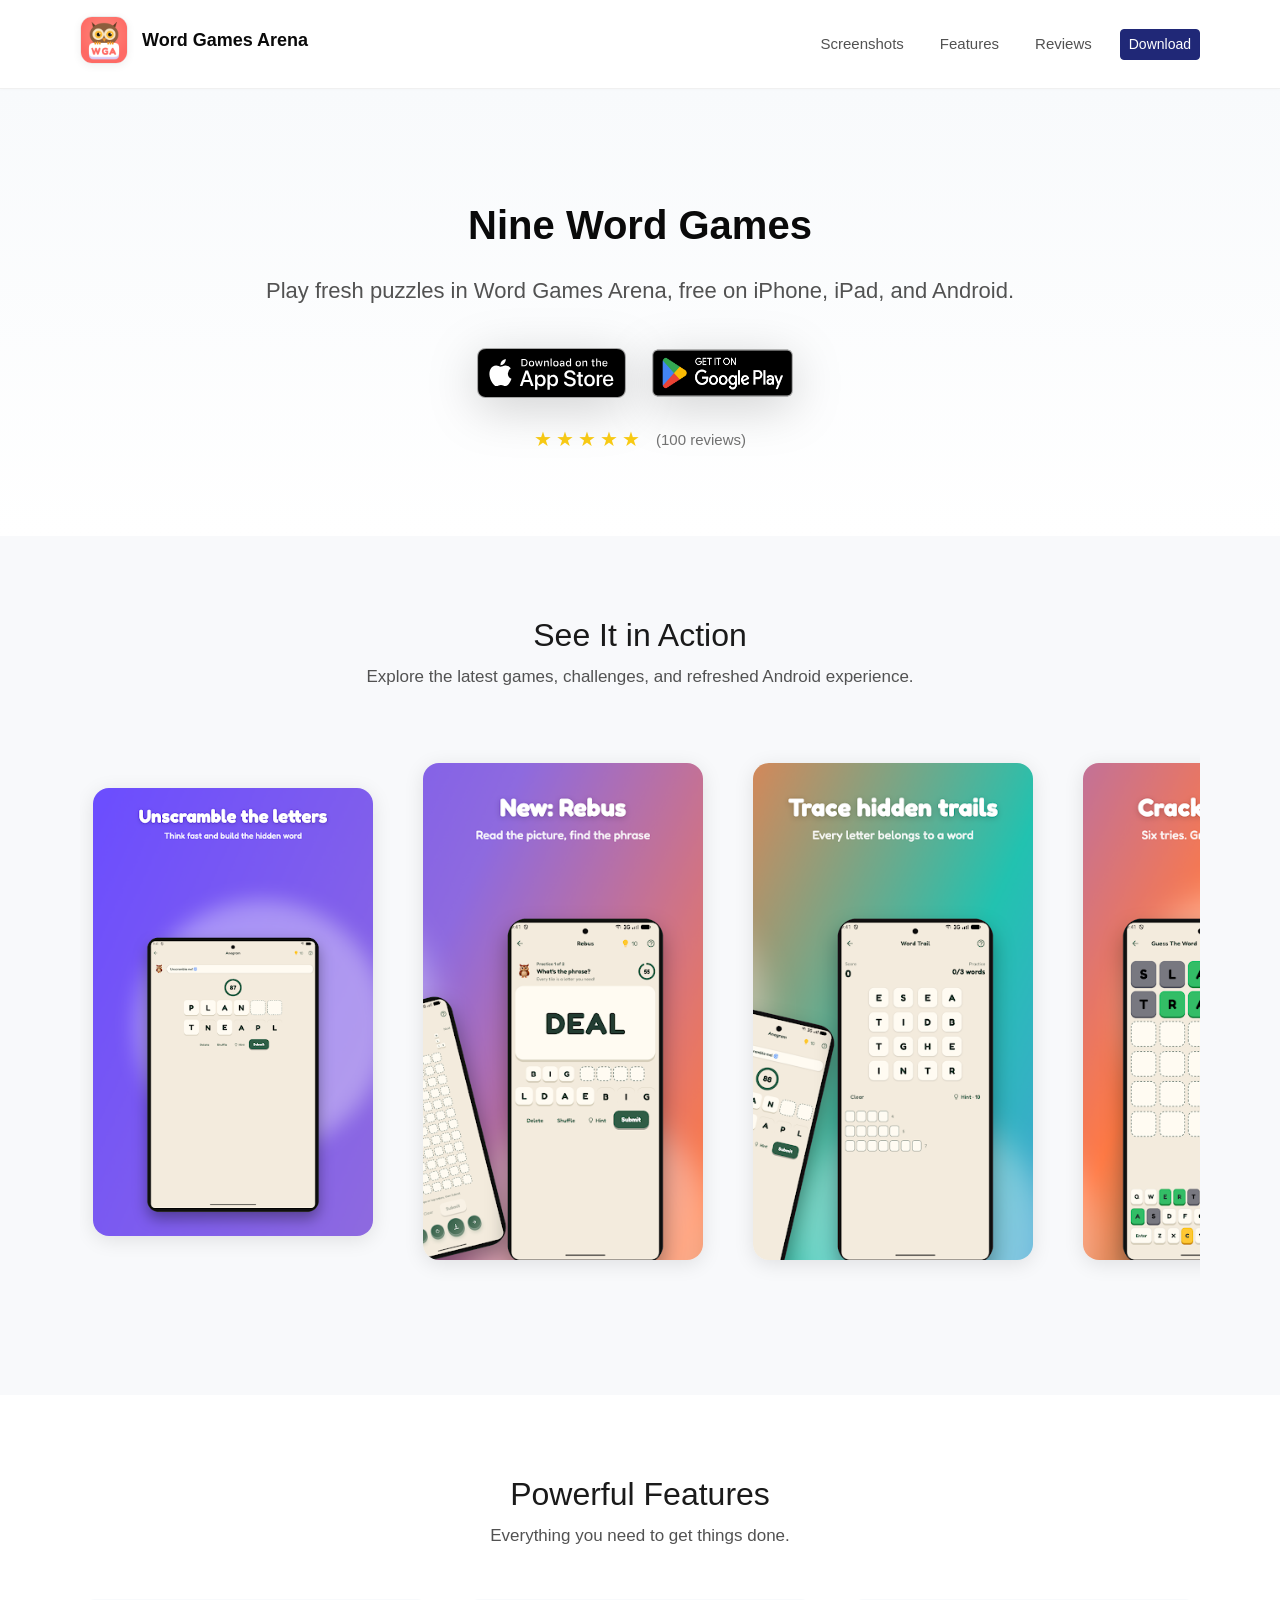
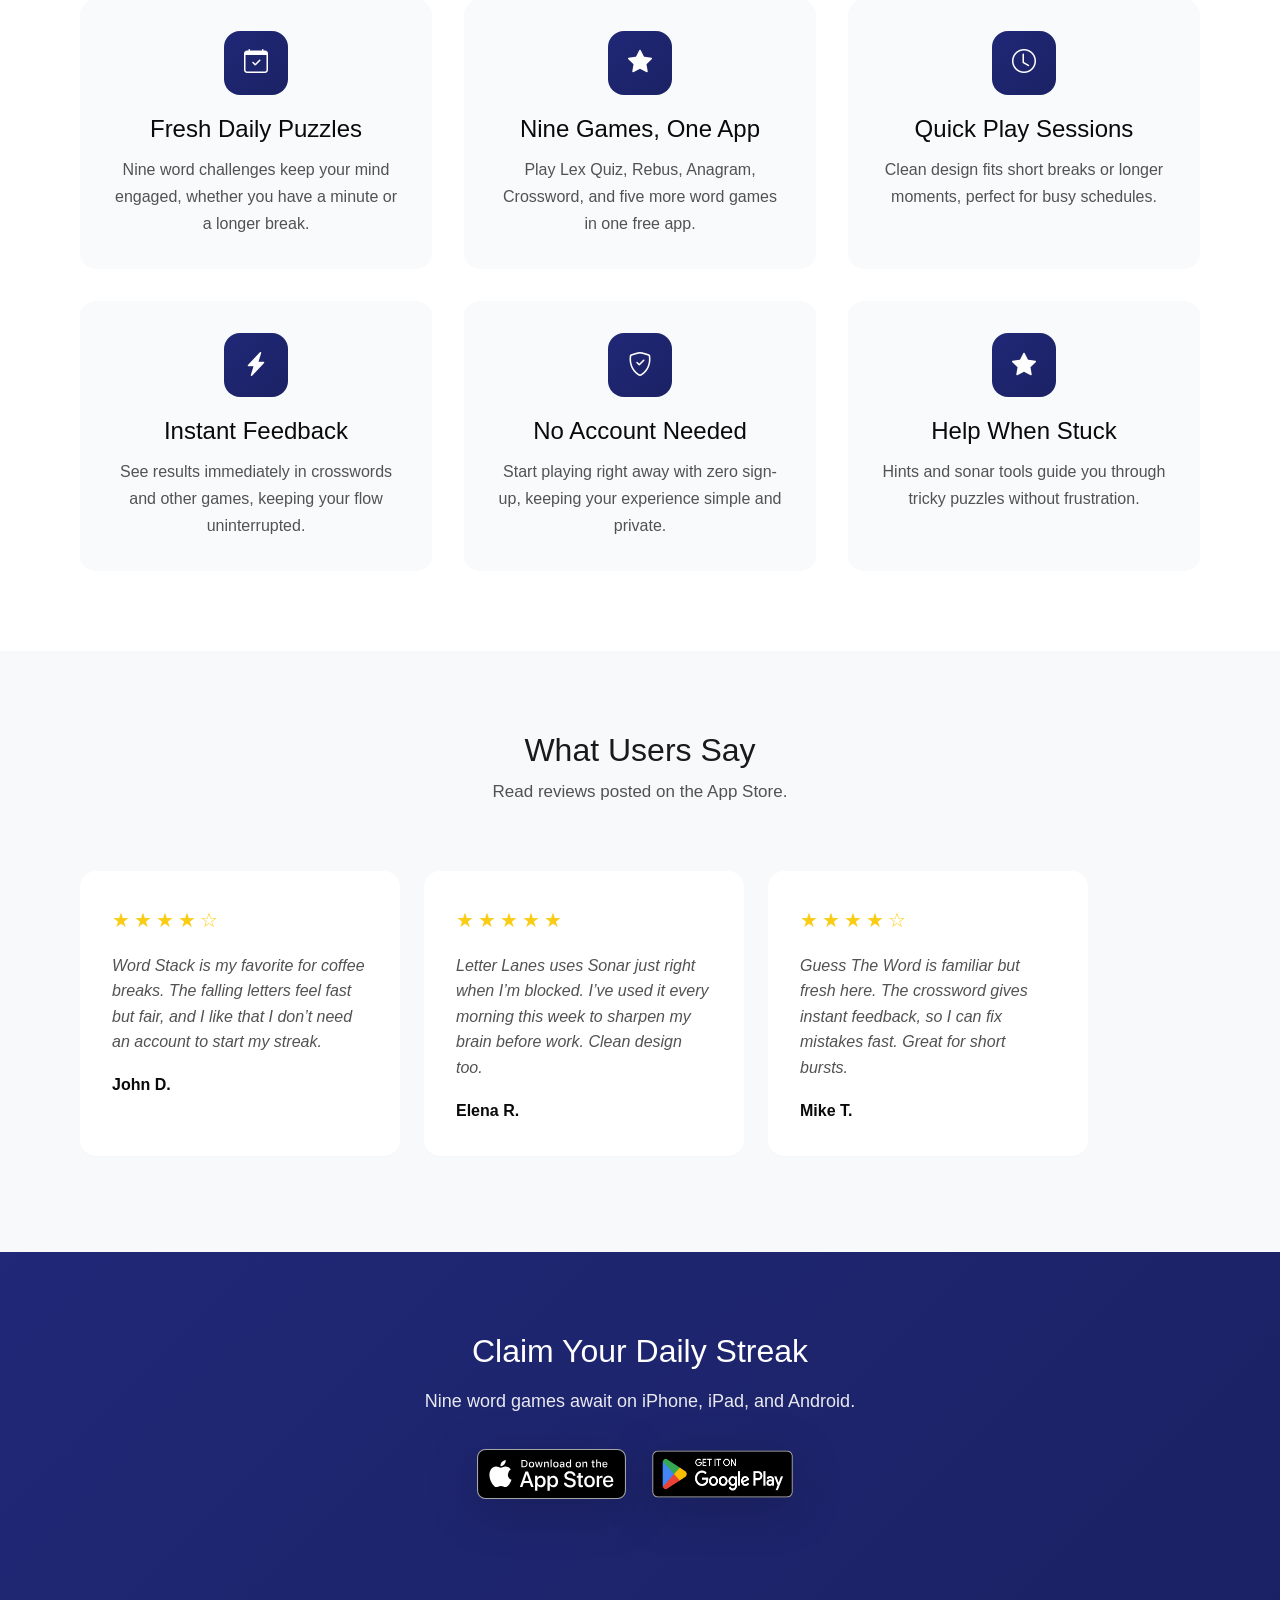
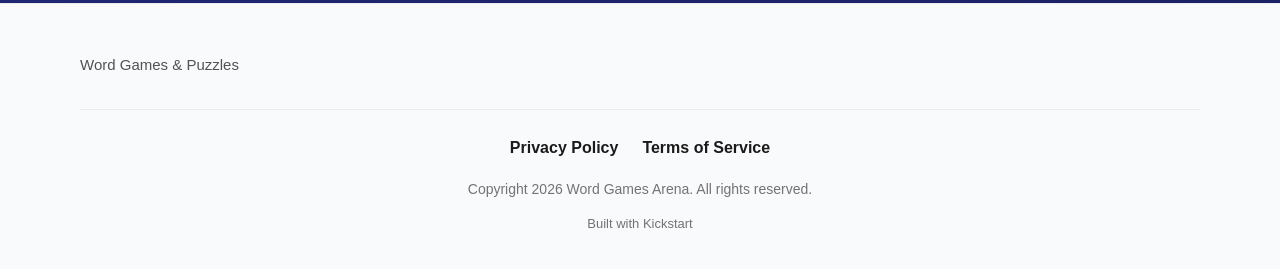
<file: index.html>
<!doctype html>
<html lang="en" data-light-theme="light" data-dark-theme="dark">
  <head>
    <base href="./" />
    <meta property="og:site_name" content="Word Games Arena" />
    <meta property="og:title" content="Word Games Arena" />
    <meta name="twitter:title" content="Word Games Arena" />
    <meta property="og:url" content="https://example.com/" />
    <meta name="twitter:domain" content="example.com" />
    <meta name="twitter:card" content="summary_large_image" />
    <meta name="twitter:dnt" content="on" />
    <meta charset="utf-8" />
    <meta name="viewport" content="width=device-width, initial-scale=1" />
    <meta name="author" content="Hemant Singh" />
    <meta name="generator" content="Ignite v0.6.0" />
    <title>Word Games Arena</title>
    <script async src="https://www.googletagmanager.com/gtag/js?id=G-EZG9H20SPQ"></script>
    <script>
      window.dataLayer = window.dataLayer || [];
      window.gtag = function () { window.dataLayer.push(arguments); };
      window.gtag("js", new Date());
      window.gtag("config", "G-EZG9H20SPQ");
    </script>
    <link href="css/bootstrap.min.css" rel="stylesheet" />
    <link href="css/bootstrap-icons.min.css" rel="stylesheet" />
    <link href="css/ignite-core.min.css" rel="stylesheet" />
    <link href="https://example.com/" rel="canonical" />
    <link href="css/styles.css" rel="stylesheet" />
    <style>
:root {
    --primary-color: #202877;
    --primary-rgb: 32, 40, 119;
    --font-family: -apple-system, BlinkMacSystemFont, 'Segoe UI', Roboto, 'Helvetica Neue', Arial, sans-serif;
    color-scheme: light dark;
}
</style>
    <meta name="apple-itunes-app" content="app-id=6823714719" />
  </head>
  <body data-site-classes="site-shell">
    <header>
      <nav class="site-header navbar navbar-expand-md">
        <div class="container flex-wrap flex-lg-nowrap">
          <div class="me-2 me-md-auto">
            <a href="./" class="brand-link d-inline-flex align-items-center navbar-brand"><img src="images/logo.png" alt="Logo" class="site-logo" /><span class="brand-name">Word Games Arena</span></a>
          </div>
          <button type="button" class="navbar-toggler btn" data-bs-toggle="collapse" data-bs-target="#navbarCollapse" aria-controls="navbarCollapse" aria-expanded="false" aria-label="Toggle navigation"><span class="navbar-toggler-icon"></span></button>
          <div id="navbarCollapse" class="collapse navbar-collapse">
            <ul class="navbar-nav mb-2 mb-md-0 col justify-content-end">
              <li class="nav-item"><a href="#screenshots" class="nav-link text-nowrap">Screenshots</a></li>
              <li class="nav-item"><a href="#features" class="nav-link text-nowrap">Features</a></li>
              <li class="nav-item"><a href="#reviews" class="nav-link text-nowrap">Reviews</a></li>
              <li class="nav-item"><a href="#download" class="text-nowrap btn btn-sm btn-primary">Download</a></li>
            </ul>
          </div>
        </div>
      </nav>
    </header>
    <main class="site-main">
      <div class="ig-main-content">
        <div id="hero" class="hero hero-centered">
          <div class="container">
            <div class="hero-content">
              <h1 class="hero-title">Nine Word Games</h1>
              <p class="hero-subtitle">Play fresh puzzles in Word Games Arena, free on iPhone, iPad, and Android.</p>
              <div class="store-badges hero-store-badges" aria-label="Download Word Games Arena">
                <a href="https://apps.apple.com/app/id6823714719" class="store-badge-link" target="_blank" rel="noopener noreferrer" aria-label="Download Word Games Arena on the App Store" data-download-store="app_store" data-download-location="hero"><img src="images/app-store-download-black.svg" alt="Download on the App Store" class="store-badge" /></a>
                <a href="https://play.google.com/store/apps/details?id=com.hemant3370.wordgames" class="store-badge-link google-play-badge-link" target="_blank" rel="noopener noreferrer" aria-label="Get Word Games Arena on Google Play" data-download-store="play_store" data-download-location="hero"><img src="images/google-play-badge.png" alt="Get it on Google Play" class="store-badge google-play-badge" /></a>
              </div>
              <div class="hero-rating">
                <div class="rating-stars">
                  <span class="star">★</span>
                  <span class="star">★</span>
                  <span class="star">★</span>
                  <span class="star">★</span>
                  <span class="star">★</span>
                </div>
                <p class="rating-text"><span class="rating-count">(100 reviews)</span></p>
              </div>
            </div>
          </div>
        </div>
        <div id="screenshots" class="screenshots-section screenshots-carousel">
          <div class="container">
            <div class="section-header">
              <h2>See It in Action</h2>
              <p class="section-description">Explore the latest games, challenges, and refreshed Android experience.</p>
            </div>
            <div class="screenshots-container">
              <div class="screenshots-scroll">
                <div class="screenshot-card">
                  <button type="button" class="screenshot-trigger btn" data-bs-toggle="modal" data-bs-target="#screenshot-modal-0" aria-label="Open Anagram screenshot"><img src="images/screenshots/playstore-01-anagram.webp" alt="Anagram game asking players to unscramble letters" class="screenshot-image" /></button>
                </div>
                <div class="screenshot-card">
                  <button type="button" class="screenshot-trigger btn" data-bs-toggle="modal" data-bs-target="#screenshot-modal-1" aria-label="Open Rebus screenshot"><img src="images/screenshots/playstore-02-rebus.webp" alt="Rebus puzzle asking players to read a picture and find the phrase" class="screenshot-image" loading="lazy" decoding="async" /></button>
                </div>
                <div class="screenshot-card">
                  <button type="button" class="screenshot-trigger btn" data-bs-toggle="modal" data-bs-target="#screenshot-modal-2" aria-label="Open Word Trail screenshot"><img src="images/screenshots/playstore-03-word-trail.webp" alt="Word Trail game tracing hidden words across a letter grid" class="screenshot-image" loading="lazy" decoding="async" /></button>
                </div>
                <div class="screenshot-card">
                  <button type="button" class="screenshot-trigger btn" data-bs-toggle="modal" data-bs-target="#screenshot-modal-3" aria-label="Open Guess The Word screenshot"><img src="images/screenshots/playstore-04-guess-word.webp" alt="Guess The Word game with colored letter feedback" class="screenshot-image" loading="lazy" decoding="async" /></button>
                </div>
                <div class="screenshot-card">
                  <button type="button" class="screenshot-trigger btn" data-bs-toggle="modal" data-bs-target="#screenshot-modal-4" aria-label="Open difficulty selection screenshot"><img src="images/screenshots/playstore-05-difficulty.webp" alt="Anagram difficulty selector with Easy, Medium, and Hard levels" class="screenshot-image" loading="lazy" decoding="async" /></button>
                </div>
                <div class="screenshot-card">
                  <button type="button" class="screenshot-trigger btn" data-bs-toggle="modal" data-bs-target="#screenshot-modal-5" aria-label="Open Clue Craft screenshot"><img src="images/screenshots/playstore-06-clue-craft.webp" alt="Clue Craft game building an answer from word fragments" class="screenshot-image" loading="lazy" decoding="async" /></button>
                </div>
              </div>
            </div>
            <div id="screenshot-modal-0" tabindex="-1" class="modal fade screenshot-modal" aria-labelledby="screenshotModalLabel0" aria-hidden="true">
              <div class="modal-dialog modal-lg modal-dialog-centered">
                <div class="modal-content">
                  <div class="modal-header">
                    <h4 id="screenshotModalLabel0">Anagram</h4>
                    <button type="button" class="btn btn-close" data-bs-dismiss="modal" aria-label="Close"></button>
                  </div>
                  <div class="modal-body text-center">
                    <img src="images/screenshots/playstore-01-anagram.webp" alt="Anagram game asking players to unscramble letters" class="img-fluid screenshot-lightbox-image" />
                  </div>
                </div>
              </div>
            </div>
            <div id="screenshot-modal-1" tabindex="-1" class="modal fade screenshot-modal" aria-labelledby="screenshotModalLabel1" aria-hidden="true">
              <div class="modal-dialog modal-lg modal-dialog-centered">
                <div class="modal-content">
                  <div class="modal-header">
                    <h4 id="screenshotModalLabel1">Rebus</h4>
                    <button type="button" class="btn btn-close" data-bs-dismiss="modal" aria-label="Close"></button>
                  </div>
                  <div class="modal-body text-center">
                    <img src="images/screenshots/playstore-02-rebus.webp" alt="Rebus puzzle asking players to read a picture and find the phrase" class="img-fluid screenshot-lightbox-image" />
                  </div>
                </div>
              </div>
            </div>
            <div id="screenshot-modal-2" tabindex="-1" class="modal fade screenshot-modal" aria-labelledby="screenshotModalLabel2" aria-hidden="true">
              <div class="modal-dialog modal-lg modal-dialog-centered">
                <div class="modal-content">
                  <div class="modal-header">
                    <h4 id="screenshotModalLabel2">Word Trail</h4>
                    <button type="button" class="btn btn-close" data-bs-dismiss="modal" aria-label="Close"></button>
                  </div>
                  <div class="modal-body text-center">
                    <img src="images/screenshots/playstore-03-word-trail.webp" alt="Word Trail game tracing hidden words across a letter grid" class="img-fluid screenshot-lightbox-image" />
                  </div>
                </div>
              </div>
            </div>
            <div id="screenshot-modal-3" tabindex="-1" class="modal fade screenshot-modal" aria-labelledby="screenshotModalLabel3" aria-hidden="true">
              <div class="modal-dialog modal-lg modal-dialog-centered">
                <div class="modal-content">
                  <div class="modal-header">
                    <h4 id="screenshotModalLabel3">Guess The Word</h4>
                    <button type="button" class="btn btn-close" data-bs-dismiss="modal" aria-label="Close"></button>
                  </div>
                  <div class="modal-body text-center">
                    <img src="images/screenshots/playstore-04-guess-word.webp" alt="Guess The Word game with colored letter feedback" class="img-fluid screenshot-lightbox-image" />
                  </div>
                </div>
              </div>
            </div>
            <div id="screenshot-modal-4" tabindex="-1" class="modal fade screenshot-modal" aria-labelledby="screenshotModalLabel4" aria-hidden="true">
              <div class="modal-dialog modal-lg modal-dialog-centered">
                <div class="modal-content">
                  <div class="modal-header">
                    <h4 id="screenshotModalLabel4">Choose your challenge</h4>
                    <button type="button" class="btn btn-close" data-bs-dismiss="modal" aria-label="Close"></button>
                  </div>
                  <div class="modal-body text-center">
                    <img src="images/screenshots/playstore-05-difficulty.webp" alt="Anagram difficulty selector with Easy, Medium, and Hard levels" class="img-fluid screenshot-lightbox-image" />
                  </div>
                </div>
              </div>
            </div>
            <div id="screenshot-modal-5" tabindex="-1" class="modal fade screenshot-modal" aria-labelledby="screenshotModalLabel5" aria-hidden="true">
              <div class="modal-dialog modal-lg modal-dialog-centered">
                <div class="modal-content">
                  <div class="modal-header">
                    <h4 id="screenshotModalLabel5">Clue Craft</h4>
                    <button type="button" class="btn btn-close" data-bs-dismiss="modal" aria-label="Close"></button>
                  </div>
                  <div class="modal-body text-center">
                    <img src="images/screenshots/playstore-06-clue-craft.webp" alt="Clue Craft game building an answer from word fragments" class="img-fluid screenshot-lightbox-image" />
                  </div>
                </div>
              </div>
            </div>
          </div>
        </div>
        <div id="features" class="features-section features-grid-layout features-grid-multiple-of-three">
          <div class="container">
            <div class="section-header">
              <h2>Powerful Features</h2>
              <p class="section-description">Everything you need to get things done.</p>
            </div>
            <div class="features-grid">
              <div class="feature-card">
                <div class="feature-icon">
                  <i class="feature-icon-image bi-calendar-check"></i>
                </div>
                <h4 class="feature-title">Fresh Daily Puzzles</h4>
                <p class="feature-description">Nine word challenges keep your mind engaged, whether you have a minute or a longer break.</p>
              </div>
              <div class="feature-card">
                <div class="feature-icon">
                  <i class="feature-icon-image bi-star-fill"></i>
                </div>
                <h4 class="feature-title">Nine Games, One App</h4>
                <p class="feature-description">Play Lex Quiz, Rebus, Anagram, Crossword, and five more word games in one free app.</p>
              </div>
              <div class="feature-card">
                <div class="feature-icon">
                  <i class="feature-icon-image bi-clock"></i>
                </div>
                <h4 class="feature-title">Quick Play Sessions</h4>
                <p class="feature-description">Clean design fits short breaks or longer moments, perfect for busy schedules.</p>
              </div>
              <div class="feature-card">
                <div class="feature-icon">
                  <i class="feature-icon-image bi-lightning-charge-fill"></i>
                </div>
                <h4 class="feature-title">Instant Feedback</h4>
                <p class="feature-description">See results immediately in crosswords and other games, keeping your flow uninterrupted.</p>
              </div>
              <div class="feature-card">
                <div class="feature-icon">
                  <i class="feature-icon-image bi-shield-check"></i>
                </div>
                <h4 class="feature-title">No Account Needed</h4>
                <p class="feature-description">Start playing right away with zero sign-up, keeping your experience simple and private.</p>
              </div>
              <div class="feature-card">
                <div class="feature-icon">
                  <i class="feature-icon-image bi-star-fill"></i>
                </div>
                <h4 class="feature-title">Help When Stuck</h4>
                <p class="feature-description">Hints and sonar tools guide you through tricky puzzles without frustration.</p>
              </div>
            </div>
          </div>
        </div>
        <div id="reviews" class="testimonials-section testimonials-carousel">
          <div class="container">
            <div class="section-header">
              <h2>What Users Say</h2>
              <p class="section-description">Read reviews posted on the App Store.</p>
            </div>
            <div class="testimonials-scroll">
              <div class="testimonial-card">
                <div class="testimonial-rating">
                  <span class="star">★</span>
                  <span class="star">★</span>
                  <span class="star">★</span>
                  <span class="star">★</span>
                  <span class="star">☆</span>
                </div>
                <p class="testimonial-quote">Word Stack is my favorite for coffee breaks. The falling letters feel fast but fair, and I like that I don’t need an account to start my streak.</p>
                <p class="testimonial-author">John D.</p>
              </div>
              <div class="testimonial-card">
                <div class="testimonial-rating">
                  <span class="star">★</span>
                  <span class="star">★</span>
                  <span class="star">★</span>
                  <span class="star">★</span>
                  <span class="star">★</span>
                </div>
                <p class="testimonial-quote">Letter Lanes uses Sonar just right when I’m blocked. I’ve used it every morning this week to sharpen my brain before work. Clean design too.</p>
                <p class="testimonial-author">Elena R.</p>
              </div>
              <div class="testimonial-card">
                <div class="testimonial-rating">
                  <span class="star">★</span>
                  <span class="star">★</span>
                  <span class="star">★</span>
                  <span class="star">★</span>
                  <span class="star">☆</span>
                </div>
                <p class="testimonial-quote">Guess The Word is familiar but fresh here. The crossword gives instant feedback, so I can fix mistakes fast. Great for short bursts.</p>
                <p class="testimonial-author">Mike T.</p>
              </div>
            </div>
          </div>
        </div>
        <div id="download" class="download-section">
          <div class="container">
            <div class="download-content">
              <h2>Claim Your Daily Streak</h2>
              <p class="download-description">Nine word games await on iPhone, iPad, and Android.</p>
              <div class="store-badges">
                <a href="https://apps.apple.com/app/id6823714719" class="store-badge-link" target="_blank" rel="noopener noreferrer" aria-label="Download Word Games Arena on the App Store" data-download-store="app_store" data-download-location="download_section"><img src="images/app-store-download-black.svg" alt="Download on the App Store" class="store-badge" /></a>
                <a href="https://play.google.com/store/apps/details?id=com.hemant3370.wordgames" class="store-badge-link google-play-badge-link" target="_blank" rel="noopener noreferrer" aria-label="Get Word Games Arena on Google Play" data-download-store="play_store" data-download-location="download_section"><img src="images/google-play-badge.png" alt="Get it on Google Play" class="store-badge google-play-badge" /></a>
              </div>
            </div>
          </div>
        </div>
      </div>
    </main>
    <div class="site-footer">
      <div class="container">
        <div class="footer-content">
          <div class="footer-brand">
            <p class="footer-tagline">Word Games &amp; Puzzles</p>
          </div>
        </div>
        <div class="footer-copyright">
          <div class="footer-links">
            <a href="privacy/" class="footer-privacy-link">Privacy Policy</a>
            <a href="https://www.apple.com/legal/internet-services/itunes/dev/stdeula" class="footer-privacy-link">Terms of Service</a>
          </div>
          <p>Copyright 2026 Word Games Arena. All rights reserved.</p>
          <a href="https://www.kickstart.tools" class="footer-kickstart-link">Built with Kickstart</a>
        </div>
      </div>
    </div>
    <script src="js/bootstrap.bundle.min.js"></script>
    <script src="js/ignite-core.js"></script>
    <script src="js/analytics.js"></script>
  </body>
</html>
</file>
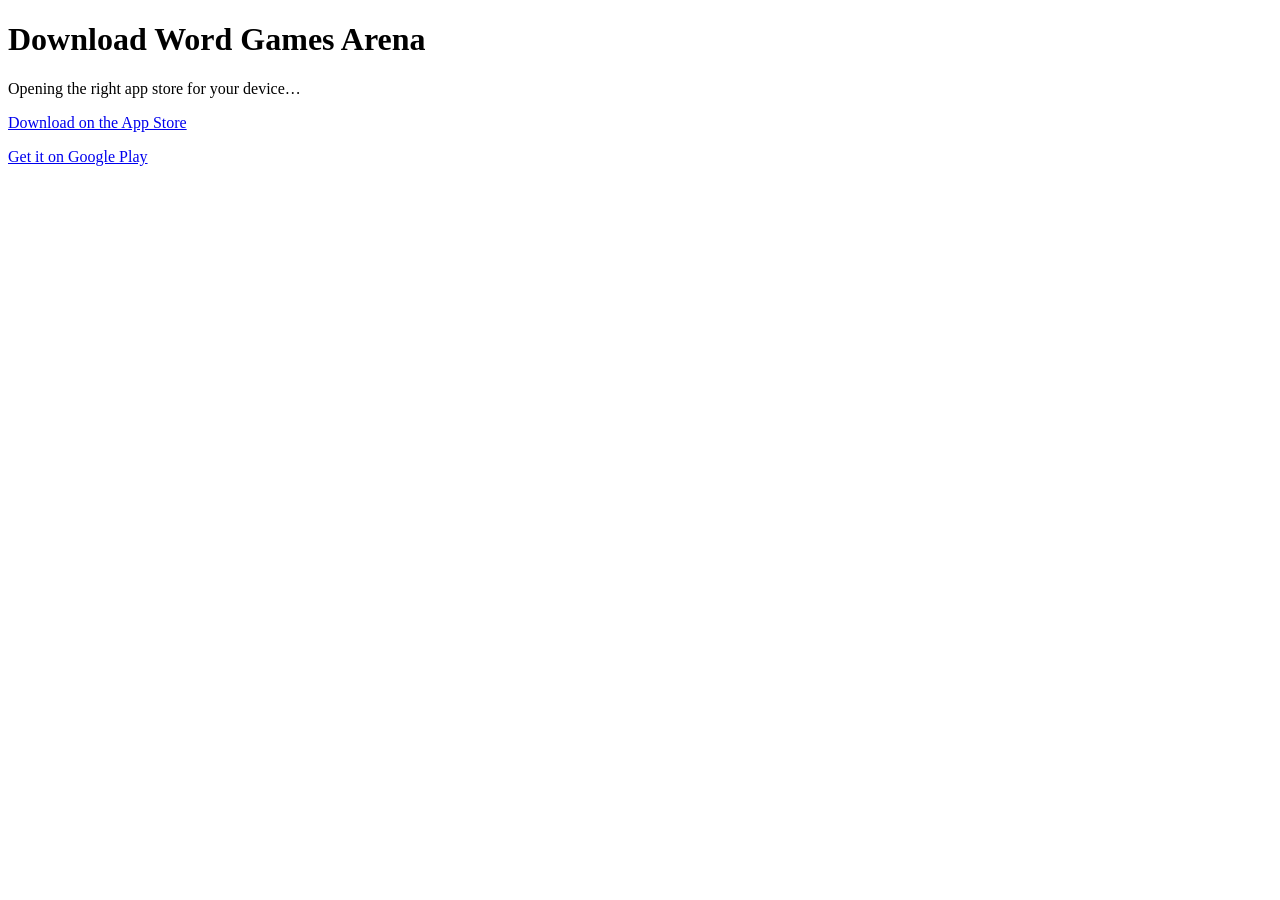
<file: download/index.html>
<!doctype html>
<html lang="en">
  <head>
    <meta charset="utf-8" />
    <meta name="viewport" content="width=device-width, initial-scale=1" />
    <meta name="robots" content="noindex" />
    <title>Download Word Games Arena</title>
    <script async src="https://www.googletagmanager.com/gtag/js?id=G-EZG9H20SPQ"></script>
    <script>
      (() => {
        window.dataLayer = window.dataLayer || [];
        window.gtag = function () { window.dataLayer.push(arguments); };
        window.gtag("js", new Date());
        window.gtag("config", "G-EZG9H20SPQ");

        const query = new URLSearchParams(window.location.search);
        const appStoreUrl = new URL("https://apps.apple.com/app/id6823714719");
        const playStoreUrl = new URL("https://play.google.com/store/apps/details?id=com.hemant3370.wordgames");
        const downloadPageUrl = "../#download";
        const userAgent = navigator.userAgent || navigator.vendor || "";
        const isAndroid = /android/i.test(userAgent);
        const isIOS =
          /iPad|iPhone|iPod/.test(userAgent) ||
          (navigator.platform === "MacIntel" && navigator.maxTouchPoints > 1);

        ["pt", "ct", "mt"].forEach((name) => {
          if (query.has(name)) appStoreUrl.searchParams.set(name, query.get(name));
        });

        ["utm_source", "utm_medium", "utm_campaign", "utm_content", "utm_term"].forEach((name) => {
          if (query.has(name)) playStoreUrl.searchParams.set(name, query.get(name));
        });

        let destinationStore = "website";
        let devicePlatform = "desktop";
        let destinationUrl = downloadPageUrl;

        if (isIOS) {
          destinationStore = "app_store";
          devicePlatform = "ios";
          destinationUrl = appStoreUrl.toString();
        } else if (isAndroid) {
          destinationStore = "play_store";
          devicePlatform = "android";
          destinationUrl = playStoreUrl.toString();
        }

        let redirected = false;
        const redirect = () => {
          if (redirected) return;
          redirected = true;
          window.location.replace(destinationUrl);
        };

        window.setTimeout(redirect, 1200);
        window.gtag("event", "download_redirect", {
          destination_store: destinationStore,
          device_platform: devicePlatform,
          link_url: destinationUrl,
          campaign_source: query.get("utm_source") || "direct",
          campaign_name: query.get("utm_campaign") || "none",
          transport_type: "beacon",
          event_callback: redirect,
          event_timeout: 1000
        });

        document.addEventListener("DOMContentLoaded", () => {
          document.querySelector("[data-fallback-store='app_store']").href = appStoreUrl.toString();
          document.querySelector("[data-fallback-store='play_store']").href = playStoreUrl.toString();
        });
      })();
    </script>
  </head>
  <body>
    <main>
      <h1>Download Word Games Arena</h1>
      <p>Opening the right app store for your device…</p>
      <p><a href="https://apps.apple.com/app/id6823714719" data-fallback-store="app_store">Download on the App Store</a></p>
      <p><a href="https://play.google.com/store/apps/details?id=com.hemant3370.wordgames" data-fallback-store="play_store">Get it on Google Play</a></p>
    </main>
  </body>
</html>
</file>
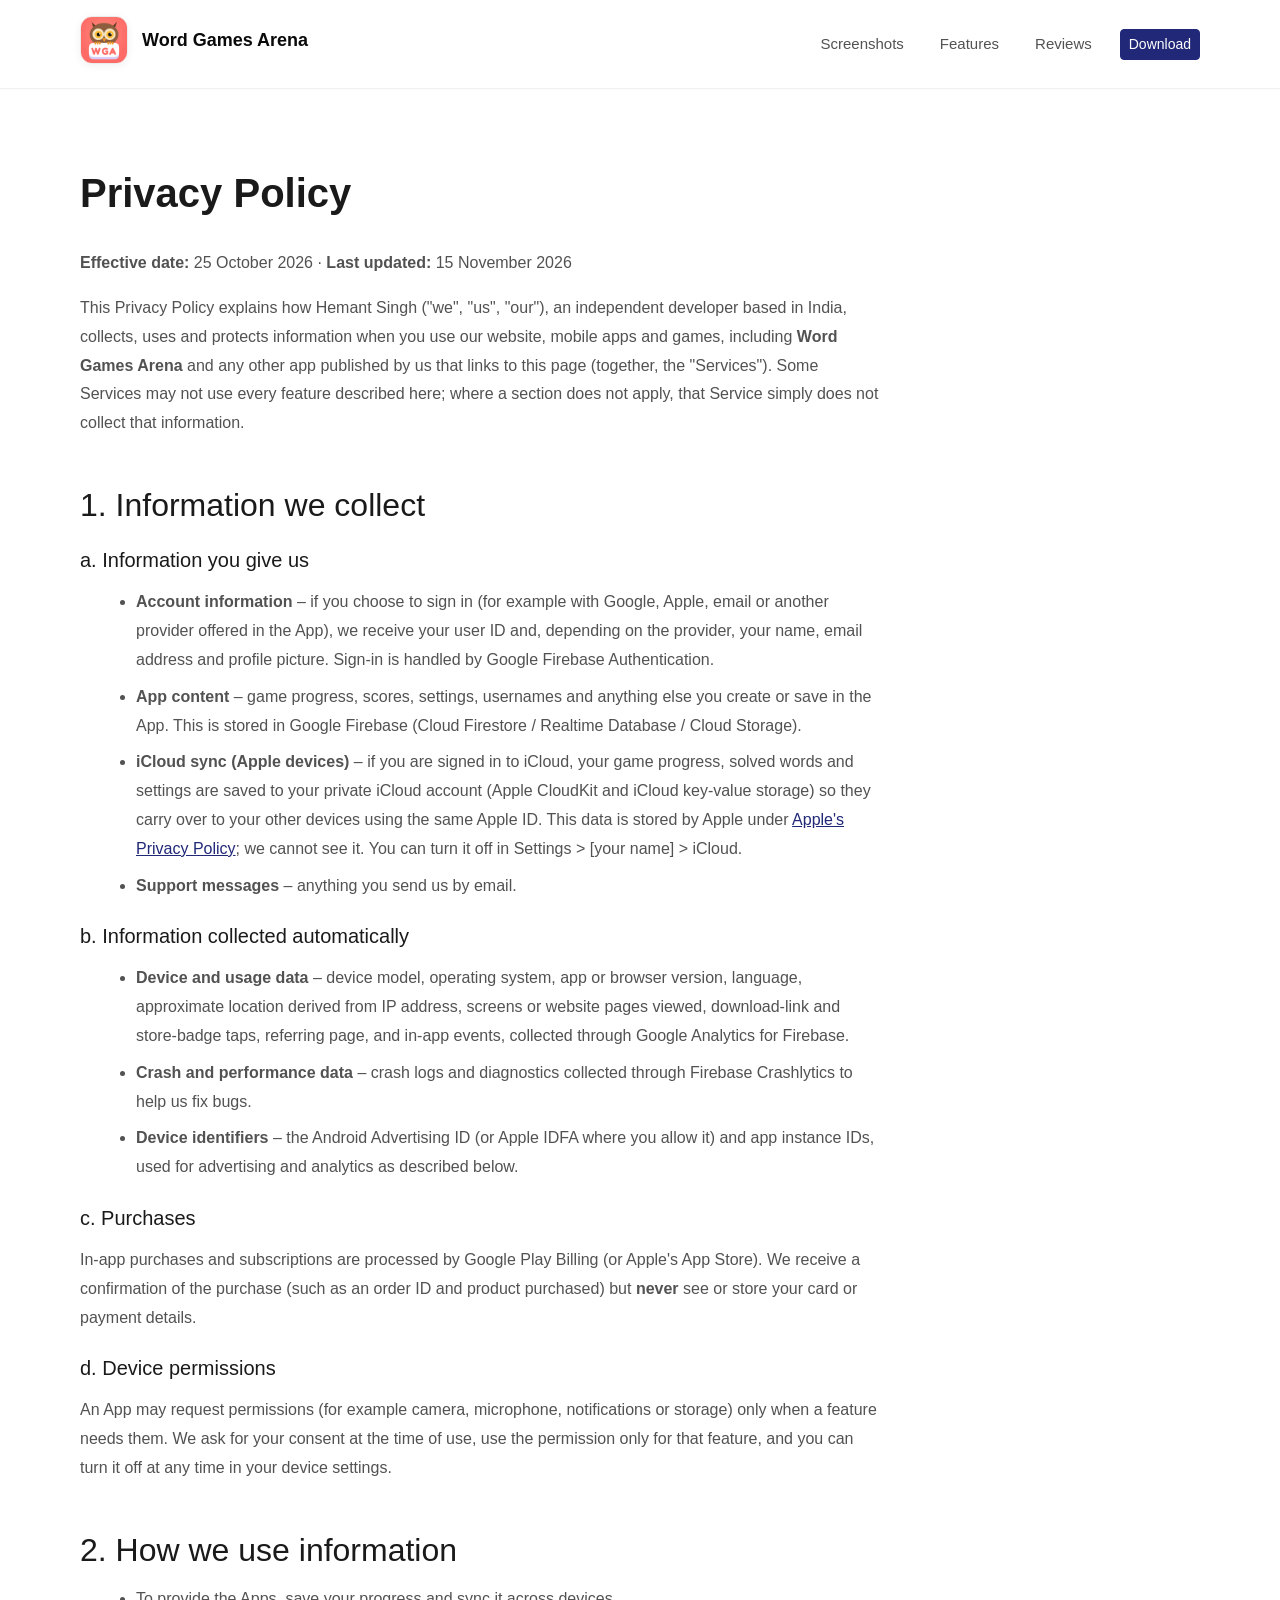
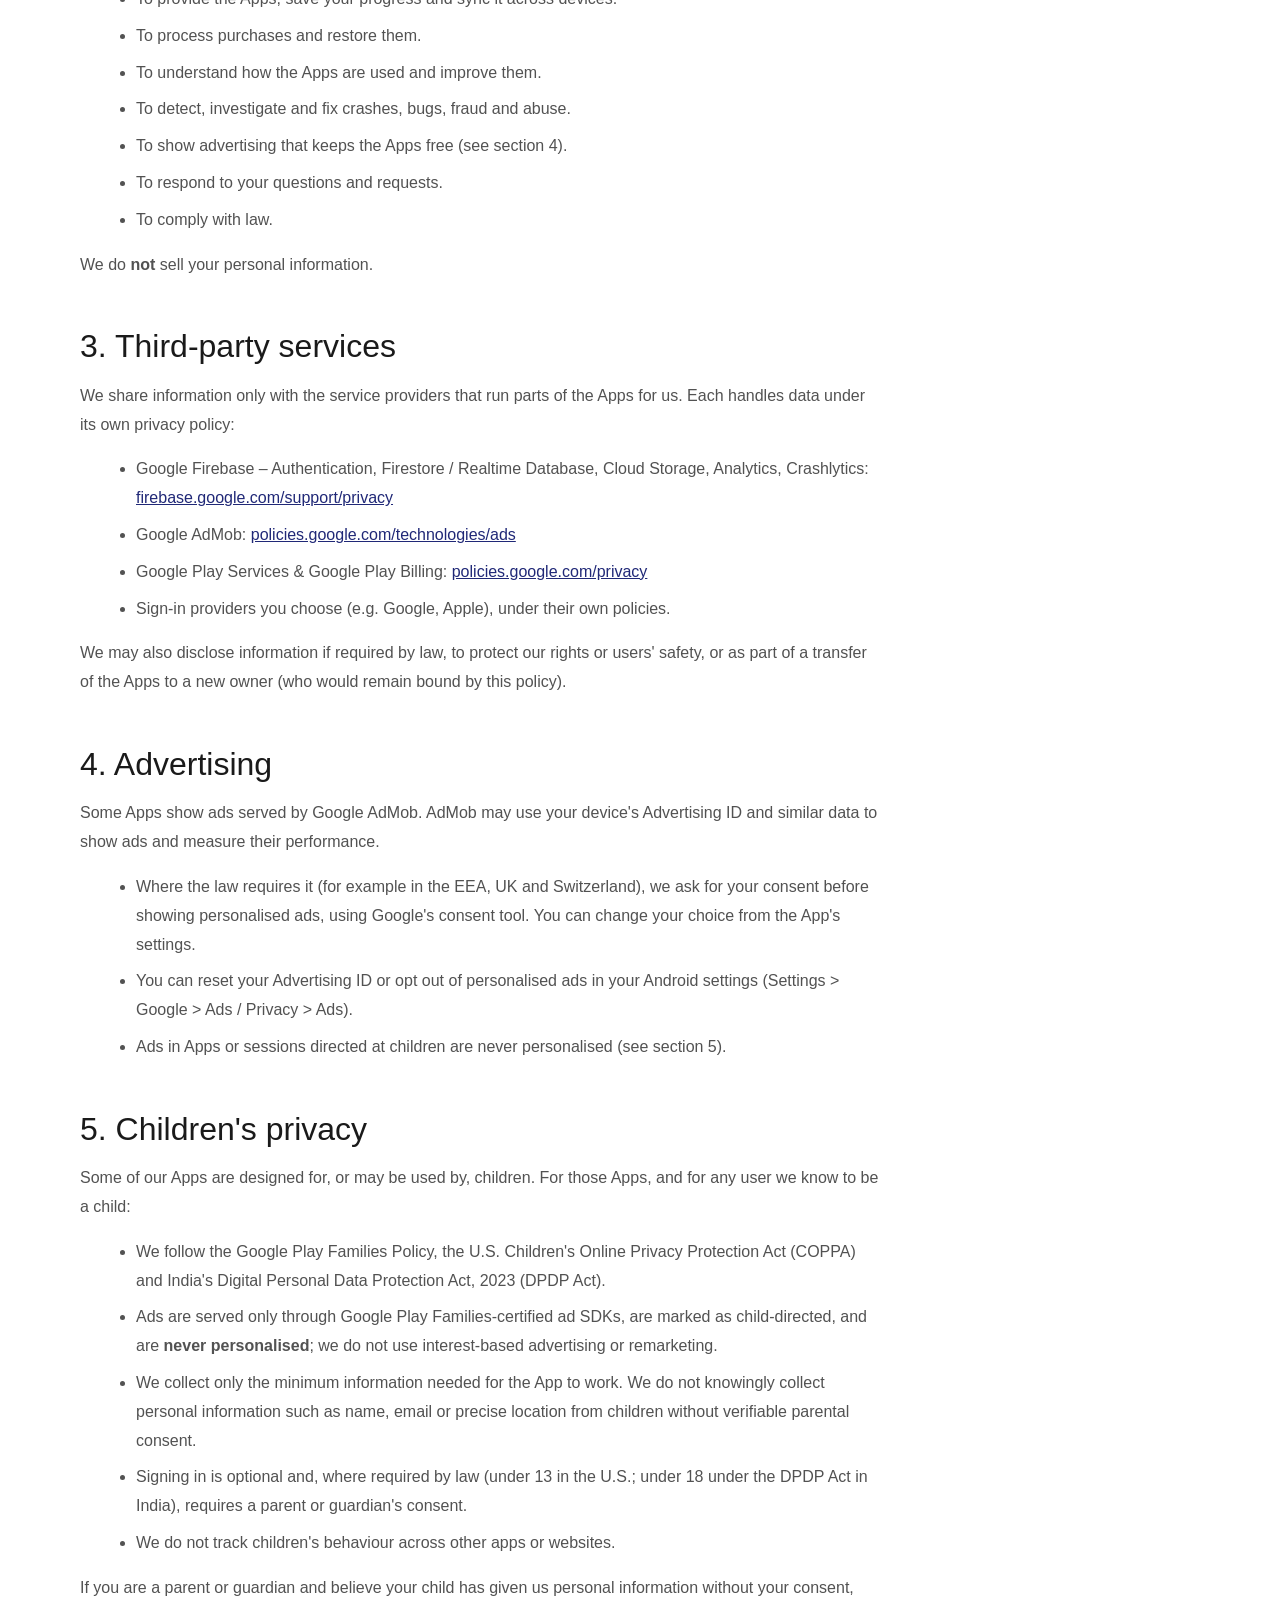
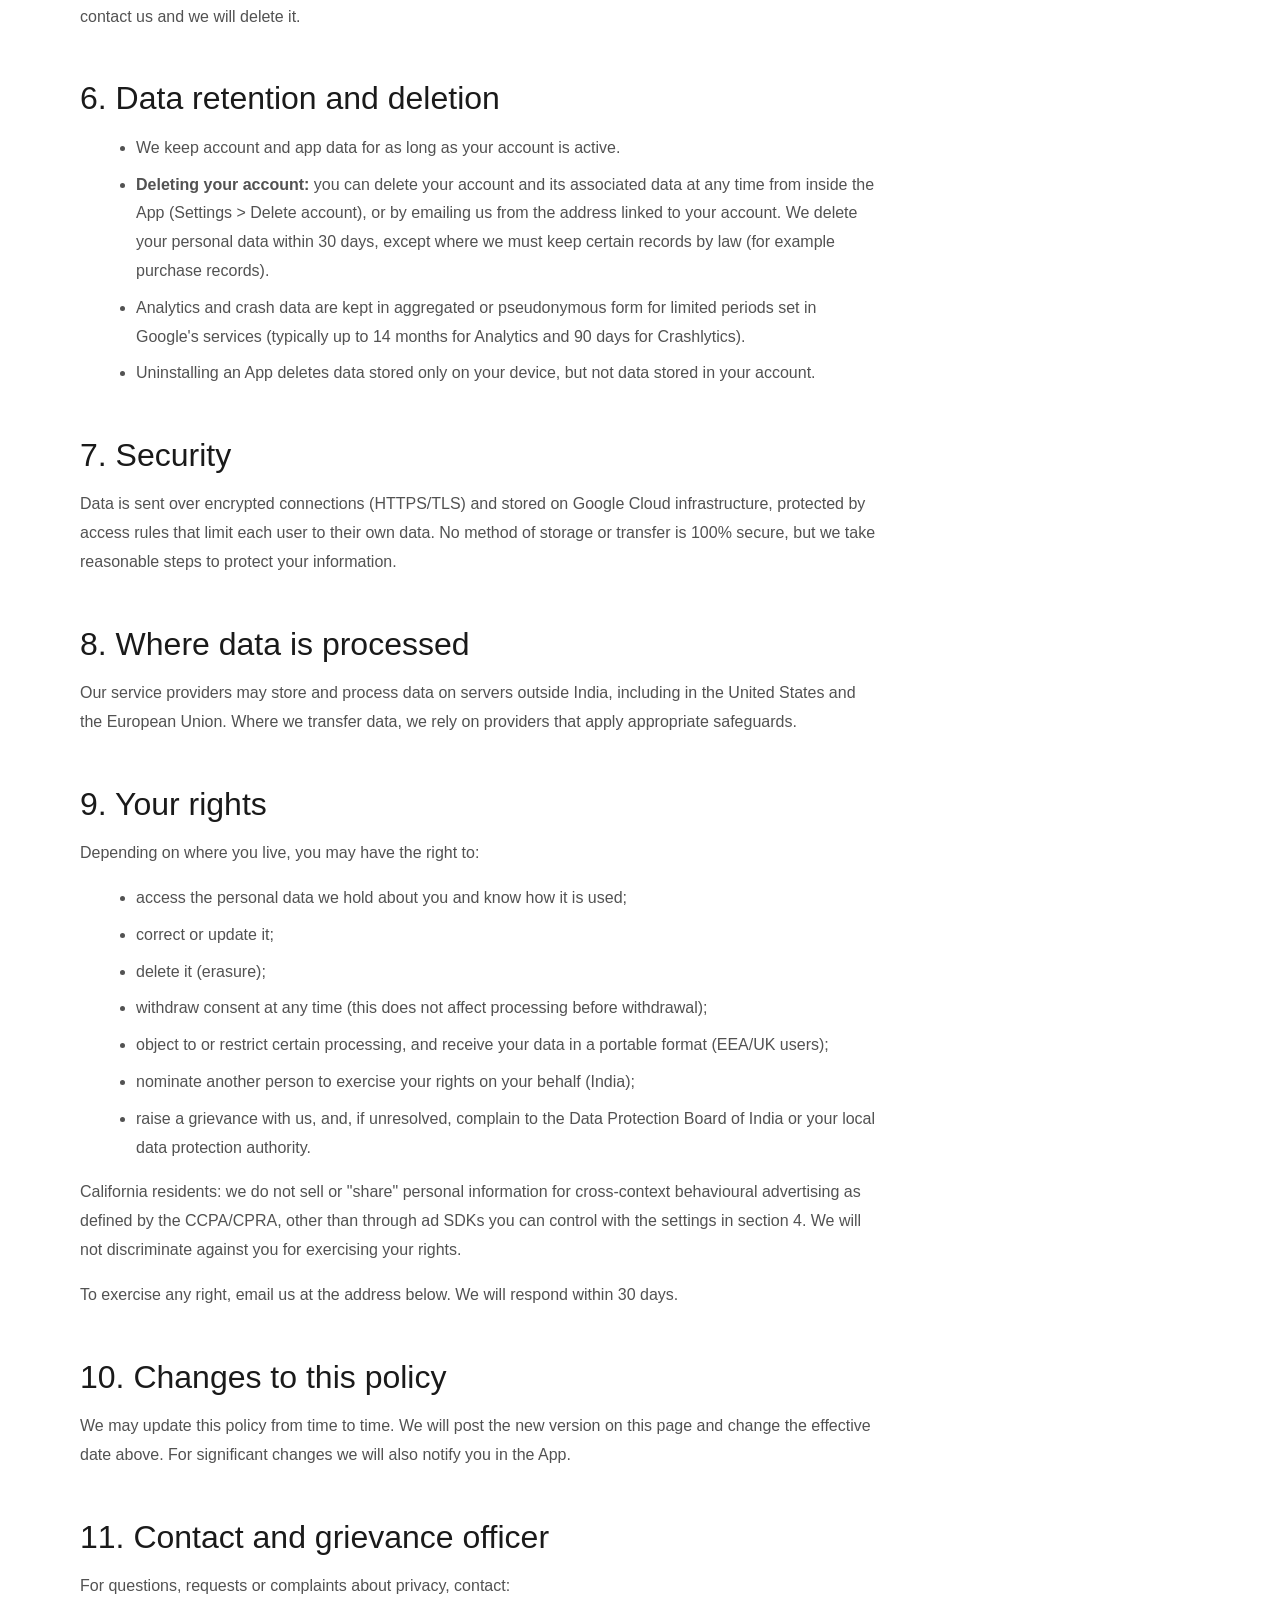
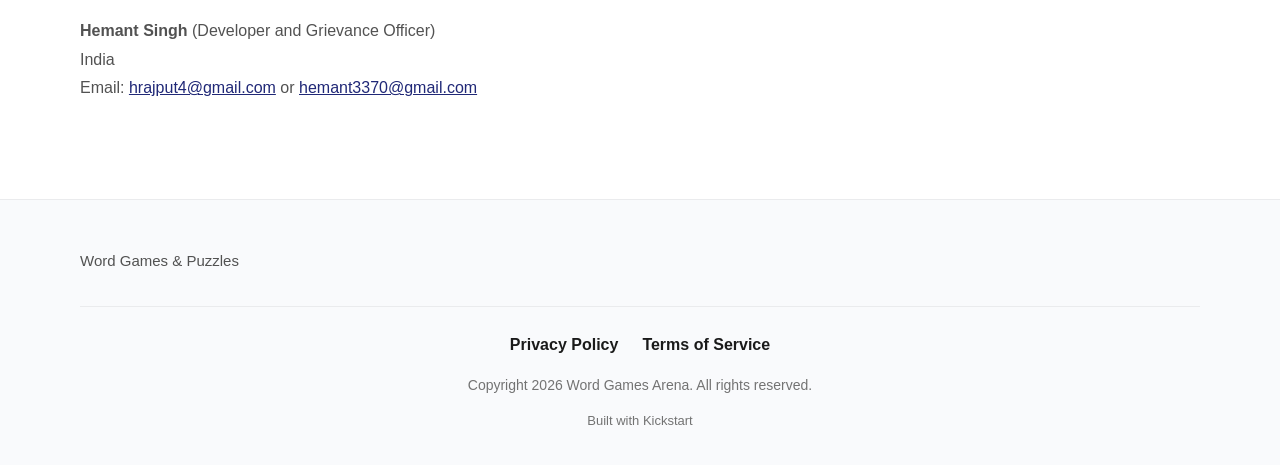
<file: privacy/index.html>
<!doctype html>
<html lang="en" data-light-theme="light" data-dark-theme="dark">
  <head>
    <base href="../" />
    <meta property="og:site_name" content="Word Games Arena" />
    <meta property="og:title" content="Privacy Policy" />
    <meta name="twitter:title" content="Privacy Policy" />
    <meta property="og:url" content="https://hemant3370.github.io/word-games-arena/privacy/" />
    <meta name="twitter:domain" content="hemant3370.github.io" />
    <meta name="twitter:card" content="summary_large_image" />
    <meta name="twitter:dnt" content="on" />
    <meta charset="utf-8" />
    <meta name="viewport" content="width=device-width, initial-scale=1" />
    <meta name="author" content="Hemant Singh" />
    <meta name="generator" content="Ignite v0.6.0" />
    <title>Privacy Policy - Word Games Arena</title>
    <link href="css/bootstrap.min.css" rel="stylesheet" />
    <link href="css/bootstrap-icons.min.css" rel="stylesheet" />
    <link href="css/ignite-core.min.css" rel="stylesheet" />
    <link href="https://hemant3370.github.io/word-games-arena/privacy/" rel="canonical" />
    <link href="css/styles.css" rel="stylesheet" />
    <style>
:root {
    --primary-color: #202877;
    --primary-rgb: 32, 40, 119;
    --font-family: -apple-system, BlinkMacSystemFont, 'Segoe UI', Roboto, 'Helvetica Neue', Arial, sans-serif;
    color-scheme: light dark;
}
</style>
    <meta name="apple-itunes-app" content="app-id=6823714719" />
  </head>
  <body data-site-classes="site-shell">
    <header>
      <nav class="site-header navbar navbar-expand-md">
        <div class="container flex-wrap flex-lg-nowrap">
          <div class="me-2 me-md-auto">
            <a href="./" class="brand-link d-inline-flex align-items-center navbar-brand"><img src="images/logo.png" alt="Logo" class="site-logo" /><span class="brand-name">Word Games Arena</span></a>
          </div>
          <button type="button" class="navbar-toggler btn" data-bs-toggle="collapse" data-bs-target="#navbarCollapse" aria-controls="navbarCollapse" aria-expanded="false" aria-label="Toggle navigation"><span class="navbar-toggler-icon"></span></button>
          <div id="navbarCollapse" class="collapse navbar-collapse">
            <ul class="navbar-nav mb-2 mb-md-0 col justify-content-end">
              <li class="nav-item"><a href="./#screenshots" class="nav-link text-nowrap">Screenshots</a></li>
              <li class="nav-item"><a href="./#features" class="nav-link text-nowrap">Features</a></li>
              <li class="nav-item"><a href="./#reviews" class="nav-link text-nowrap">Reviews</a></li>
              <li class="nav-item"><a href="./#download" class="text-nowrap btn btn-sm btn-primary">Download</a></li>
            </ul>
          </div>
        </div>
      </nav>
    </header>
    <main class="site-main">
      <div class="ig-main-content">
        <div class="privacy-page">
          <div class="container">
            <div class="privacy-content">
              <h1 class="privacy-title">Privacy Policy</h1>
              <p class="mt-4"><strong>Effective date:</strong> 25 October 2026 · <strong>Last updated:</strong> 15 November 2026</p>

              <p>This Privacy Policy explains how Hemant Singh ("we", "us", "our"), an independent developer based in India, collects, uses and protects information when you use our website, mobile apps and games, including <strong>Word Games Arena</strong> and any other app published by us that links to this page (together, the "Services"). Some Services may not use every feature described here; where a section does not apply, that Service simply does not collect that information.</p>

              <h2 class="mt-5">1. Information we collect</h2>
              <h3 class="h5 mt-4">a. Information you give us</h3>
              <ul>
                <li><strong>Account information</strong> – if you choose to sign in (for example with Google, Apple, email or another provider offered in the App), we receive your user ID and, depending on the provider, your name, email address and profile picture. Sign-in is handled by Google Firebase Authentication.</li>
                <li><strong>App content</strong> – game progress, scores, settings, usernames and anything else you create or save in the App. This is stored in Google Firebase (Cloud Firestore / Realtime Database / Cloud Storage).</li>
                <li><strong>iCloud sync (Apple devices)</strong> – if you are signed in to iCloud, your game progress, solved words and settings are saved to your private iCloud account (Apple CloudKit and iCloud key-value storage) so they carry over to your other devices using the same Apple ID. This data is stored by Apple under <a href="https://www.apple.com/legal/privacy/">Apple's Privacy Policy</a>; we cannot see it. You can turn it off in Settings &gt; [your name] &gt; iCloud.</li>
                <li><strong>Support messages</strong> – anything you send us by email.</li>
              </ul>
              <h3 class="h5 mt-4">b. Information collected automatically</h3>
              <ul>
                <li><strong>Device and usage data</strong> – device model, operating system, app or browser version, language, approximate location derived from IP address, screens or website pages viewed, download-link and store-badge taps, referring page, and in-app events, collected through Google Analytics for Firebase.</li>
                <li><strong>Crash and performance data</strong> – crash logs and diagnostics collected through Firebase Crashlytics to help us fix bugs.</li>
                <li><strong>Device identifiers</strong> – the Android Advertising ID (or Apple IDFA where you allow it) and app instance IDs, used for advertising and analytics as described below.</li>
              </ul>
              <h3 class="h5 mt-4">c. Purchases</h3>
              <p>In-app purchases and subscriptions are processed by Google Play Billing (or Apple's App Store). We receive a confirmation of the purchase (such as an order ID and product purchased) but <strong>never</strong> see or store your card or payment details.</p>
              <h3 class="h5 mt-4">d. Device permissions</h3>
              <p>An App may request permissions (for example camera, microphone, notifications or storage) only when a feature needs them. We ask for your consent at the time of use, use the permission only for that feature, and you can turn it off at any time in your device settings.</p>

              <h2 class="mt-5">2. How we use information</h2>
              <ul>
                <li>To provide the Apps, save your progress and sync it across devices.</li>
                <li>To process purchases and restore them.</li>
                <li>To understand how the Apps are used and improve them.</li>
                <li>To detect, investigate and fix crashes, bugs, fraud and abuse.</li>
                <li>To show advertising that keeps the Apps free (see section 4).</li>
                <li>To respond to your questions and requests.</li>
                <li>To comply with law.</li>
              </ul>
              <p>We do <strong>not</strong> sell your personal information.</p>

              <h2 class="mt-5">3. Third-party services</h2>
              <p>We share information only with the service providers that run parts of the Apps for us. Each handles data under its own privacy policy:</p>
              <ul>
                <li>Google Firebase – Authentication, Firestore / Realtime Database, Cloud Storage, Analytics, Crashlytics: <a href="https://firebase.google.com/support/privacy">firebase.google.com/support/privacy</a></li>
                <li>Google AdMob: <a href="https://policies.google.com/technologies/ads">policies.google.com/technologies/ads</a></li>
                <li>Google Play Services &amp; Google Play Billing: <a href="https://policies.google.com/privacy">policies.google.com/privacy</a></li>
                <li>Sign-in providers you choose (e.g. Google, Apple), under their own policies.</li>
              </ul>
              <p>We may also disclose information if required by law, to protect our rights or users' safety, or as part of a transfer of the Apps to a new owner (who would remain bound by this policy).</p>

              <h2 class="mt-5">4. Advertising</h2>
              <p>Some Apps show ads served by Google AdMob. AdMob may use your device's Advertising ID and similar data to show ads and measure their performance.</p>
              <ul>
                <li>Where the law requires it (for example in the EEA, UK and Switzerland), we ask for your consent before showing personalised ads, using Google's consent tool. You can change your choice from the App's settings.</li>
                <li>You can reset your Advertising ID or opt out of personalised ads in your Android settings (Settings &gt; Google &gt; Ads / Privacy &gt; Ads).</li>
                <li>Ads in Apps or sessions directed at children are never personalised (see section 5).</li>
              </ul>

              <h2 class="mt-5">5. Children's privacy</h2>
              <p>Some of our Apps are designed for, or may be used by, children. For those Apps, and for any user we know to be a child:</p>
              <ul>
                <li>We follow the Google Play Families Policy, the U.S. Children's Online Privacy Protection Act (COPPA) and India's Digital Personal Data Protection Act, 2023 (DPDP Act).</li>
                <li>Ads are served only through Google Play Families-certified ad SDKs, are marked as child-directed, and are <strong>never personalised</strong>; we do not use interest-based advertising or remarketing.</li>
                <li>We collect only the minimum information needed for the App to work. We do not knowingly collect personal information such as name, email or precise location from children without verifiable parental consent.</li>
                <li>Signing in is optional and, where required by law (under 13 in the U.S.; under 18 under the DPDP Act in India), requires a parent or guardian's consent.</li>
                <li>We do not track children's behaviour across other apps or websites.</li>
              </ul>
              <p>If you are a parent or guardian and believe your child has given us personal information without your consent, contact us and we will delete it.</p>

              <h2 class="mt-5">6. Data retention and deletion</h2>
              <ul>
                <li>We keep account and app data for as long as your account is active.</li>
                <li><strong>Deleting your account:</strong> you can delete your account and its associated data at any time from inside the App (Settings &gt; Delete account), or by emailing us from the address linked to your account. We delete your personal data within 30 days, except where we must keep certain records by law (for example purchase records).</li>
                <li>Analytics and crash data are kept in aggregated or pseudonymous form for limited periods set in Google's services (typically up to 14 months for Analytics and 90 days for Crashlytics).</li>
                <li>Uninstalling an App deletes data stored only on your device, but not data stored in your account.</li>
              </ul>

              <h2 class="mt-5">7. Security</h2>
              <p>Data is sent over encrypted connections (HTTPS/TLS) and stored on Google Cloud infrastructure, protected by access rules that limit each user to their own data. No method of storage or transfer is 100% secure, but we take reasonable steps to protect your information.</p>

              <h2 class="mt-5">8. Where data is processed</h2>
              <p>Our service providers may store and process data on servers outside India, including in the United States and the European Union. Where we transfer data, we rely on providers that apply appropriate safeguards.</p>

              <h2 class="mt-5">9. Your rights</h2>
              <p>Depending on where you live, you may have the right to:</p>
              <ul>
                <li>access the personal data we hold about you and know how it is used;</li>
                <li>correct or update it;</li>
                <li>delete it (erasure);</li>
                <li>withdraw consent at any time (this does not affect processing before withdrawal);</li>
                <li>object to or restrict certain processing, and receive your data in a portable format (EEA/UK users);</li>
                <li>nominate another person to exercise your rights on your behalf (India);</li>
                <li>raise a grievance with us, and, if unresolved, complain to the Data Protection Board of India or your local data protection authority.</li>
              </ul>
              <p>California residents: we do not sell or "share" personal information for cross-context behavioural advertising as defined by the CCPA/CPRA, other than through ad SDKs you can control with the settings in section 4. We will not discriminate against you for exercising your rights.</p>
              <p>To exercise any right, email us at the address below. We will respond within 30 days.</p>

              <h2 class="mt-5">10. Changes to this policy</h2>
              <p>We may update this policy from time to time. We will post the new version on this page and change the effective date above. For significant changes we will also notify you in the App.</p>

              <h2 class="mt-5">11. Contact and grievance officer</h2>
              <p>For questions, requests or complaints about privacy, contact:</p>
              <p><strong>Hemant Singh</strong> (Developer and Grievance Officer)<br />
                India<br />
                Email: <a href="mailto:hrajput4@gmail.com">hrajput4@gmail.com</a> or <a href="mailto:hemant3370@gmail.com">hemant3370@gmail.com</a></p>
            </div>
          </div>
        </div>
      </div>
    </main>
    <div class="site-footer">
      <div class="container">
        <div class="footer-content">
          <div class="footer-brand">
            <p class="footer-tagline">Word Games &amp; Puzzles</p>
          </div>
        </div>
        <div class="footer-copyright">
          <div class="footer-links">
            <a href="privacy/" class="footer-privacy-link">Privacy Policy</a>
            <a href="https://www.apple.com/legal/internet-services/itunes/dev/stdeula" class="footer-privacy-link">Terms of Service</a>
          </div>
          <p>Copyright 2026 Word Games Arena. All rights reserved.</p>
          <a href="https://www.kickstart.tools" class="footer-kickstart-link">Built with Kickstart</a>
        </div>
      </div>
    </div>
    <script src="js/bootstrap.bundle.min.js"></script>
    <script src="js/ignite-core.js"></script>
  </body>
</html>
</file>
<file: css/styles.css>
/* Custom styles */
:root {
    /* Theme colors - these can be overridden dynamically */
    --primary-color: #2563eb;
    --primary-hover: color-mix(in srgb, var(--primary-color) 84%, black);
    --primary-rgb: 37, 99, 235;

    /* Text colors */
    --text-dark: #0a0a0a;
    --text-primary: #1a1a1a;
    --text-muted: #525252;
    --text-light: #737373;
    --text-secondary: var(--text-muted);

    /* Background colors */
    --bg-page: #ffffff;
    --bg-light: #f8fafc;
    --bg-card: #ffffff;
    --bg-primary: var(--bg-page);
    --bg-secondary: var(--bg-light);
    --surface-elevated: color-mix(in srgb, var(--bg-page) 92%, transparent);
    --section-surface-a: var(--bg-page);
    --section-surface-b: #f8f9fb;

    /* Border and shadow */
    --border-color: rgba(0, 0, 0, 0.06);
    --shadow-sm: 0 1px 3px rgba(0, 0, 0, 0.02);
    --shadow-md: 0 4px 12px rgba(0, 0, 0, 0.08);
    --shadow-lg: 0 8px 24px rgba(0, 0, 0, 0.12);

    /* Special colors */
    --star-color: #facc15;

    /* Font families */
    --font-family-system: -apple-system, BlinkMacSystemFont, "Segoe UI", "Roboto", "Helvetica Neue", sans-serif;
    --font-family-serif: Georgia, "Times New Roman", Times, serif;
    --font-family-mono: "SF Mono", Menlo, Monaco, Consolas, monospace;
    --font-family: var(--font-family-system);

    /* Spacing scale */
    --spacing-xs: 0.25rem;
    --spacing-sm: 0.5rem;
    --spacing-md: 1rem;
    --spacing-lg: 1.5rem;
    --spacing-xl: 2rem;
    --spacing-2xl: 3rem;
    --spacing-3xl: 5rem;

    /* Border radius */
    --radius-sm: 0.375rem;
    --radius-md: 0.625rem;
    --radius-lg: 1rem;
    --border-radius-sm: var(--radius-sm);
    --border-radius-md: var(--radius-md);
    --border-radius-lg: var(--radius-lg);
    --section-padding-y: var(--spacing-3xl);
    --section-padding: var(--section-padding-y) 0;
    --bs-primary: var(--primary-color);
    --bs-primary-rgb: var(--primary-rgb);
    --bs-link-color: var(--primary-color);
    --bs-link-color-rgb: var(--primary-rgb);
    --bs-link-hover-color: var(--primary-hover);
    --bs-link-hover-color-rgb: var(--primary-rgb);
}

/* Dark mode via class */
body[data-site-classes~="dark-mode"] {
    --text-dark: #fafafa;
    --text-primary: #e5e5e5;
    --text-muted: #a1a1aa;
    --text-light: #71717a;
    --text-secondary: var(--text-muted);
    --bg-page: #0a0a0a;
    --bg-light: #18181b;
    --bg-card: #27272a;
    --bg-primary: var(--bg-page);
    --bg-secondary: var(--bg-light);
    --surface-elevated: rgba(10, 10, 10, 0.92);
    --section-surface-a: var(--bg-page);
    --section-surface-b: #111114;
    --border-color: rgba(255, 255, 255, 0.1);
    --shadow-sm: 0 1px 3px rgba(0, 0, 0, 0.3);
    --shadow-md: 0 4px 12px rgba(0, 0, 0, 0.4);
    --shadow-lg: 0 8px 24px rgba(0, 0, 0, 0.5);
}

body[data-site-classes~="dark-mode"] .site-header .navbar-toggler-icon {
    background-image: url("data:image/svg+xml,%3csvg xmlns='http://www.w3.org/2000/svg' viewBox='0 0 30 30'%3e%3cpath stroke='rgba%28255,255,255,0.88%29' stroke-linecap='round' stroke-miterlimit='10' stroke-width='2' d='M4 7h22M4 15h22M4 23h22'/%3e%3c/svg%3e");
}

/* Dark mode via system preference (auto) */
@media (prefers-color-scheme: dark) {
    body:not([data-site-classes~="light-mode"]):not([data-site-classes~="dark-mode"]) {
        --text-dark: #fafafa;
        --text-primary: #e5e5e5;
        --text-muted: #a1a1aa;
        --text-light: #71717a;
        --text-secondary: var(--text-muted);
        --bg-page: #0a0a0a;
        --bg-light: #18181b;
        --bg-card: #27272a;
        --bg-primary: var(--bg-page);
        --bg-secondary: var(--bg-light);
        --surface-elevated: rgba(10, 10, 10, 0.92);
        --section-surface-a: var(--bg-page);
        --section-surface-b: #111114;
        --border-color: rgba(255, 255, 255, 0.1);
        --shadow-sm: 0 1px 3px rgba(0, 0, 0, 0.3);
        --shadow-md: 0 4px 12px rgba(0, 0, 0, 0.4);
        --shadow-lg: 0 8px 24px rgba(0, 0, 0, 0.5);
    }

    body:not([data-site-classes~="light-mode"]):not([data-site-classes~="dark-mode"]) .site-header .navbar-toggler-icon {
        background-image: url("data:image/svg+xml,%3csvg xmlns='http://www.w3.org/2000/svg' viewBox='0 0 30 30'%3e%3cpath stroke='rgba%28255,255,255,0.88%29' stroke-linecap='round' stroke-miterlimit='10' stroke-width='2' d='M4 7h22M4 15h22M4 23h22'/%3e%3c/svg%3e");
    }
}

/* Spacing density variations */
body[data-site-classes~="density-compact"] {
    --spacing-md: 0.75rem;
    --spacing-lg: 1rem;
    --spacing-xl: 1.5rem;
    --spacing-2xl: 2rem;
    --spacing-3xl: 3.5rem;
}

body[data-site-classes~="density-spacious"] {
    --spacing-md: 1.25rem;
    --spacing-lg: 2rem;
    --spacing-xl: 3rem;
    --spacing-2xl: 4rem;
    --spacing-3xl: 6rem;
}

/* Font family variations */
body[data-site-classes~="font-serif"] {
    --font-family: var(--font-family-serif);
}

body[data-site-classes~="font-mono"] {
    --font-family: var(--font-family-mono);
}

/* Base Styles */
html {
    background-color: var(--bg-page);
}

body {
    --bs-body-font-family: var(--font-family);
    --bs-body-color: var(--text-primary);
    --bs-body-bg: var(--bg-page);
    --bs-emphasis-color: var(--text-dark);
    --bs-secondary-color: var(--text-secondary);
    --bs-secondary-bg: var(--bg-secondary);
    --bs-tertiary-color: var(--text-light);
    --bs-tertiary-bg: var(--bg-light);
    --bs-border-color: var(--border-color);
    --bs-card-bg: var(--bg-card);
    --bs-card-border-color: var(--border-color);
    --bs-card-cap-bg: color-mix(in srgb, var(--bg-card) 88%, var(--bg-light));
    --bs-focus-ring-color: rgba(var(--primary-rgb), 0.15);
    margin: 0;
    font-family: var(--font-family);
    color: var(--text-primary);
    background-color: var(--bg-page);
    line-height: 1.7;
    min-height: 100vh;
    -webkit-font-smoothing: antialiased;
}

img {
    display: block;
    max-width: 100%;
}

.site-main {
    display: block;
}

.ig-main-content > .screenshots-section,
.ig-main-content > .highlights-section,
.ig-main-content > .features-section,
.ig-main-content > .testimonials-section,
.ig-main-content > .blog-posts-section,
.ig-main-content > .faq-section,
.ig-main-content > .pricing-section,
.ig-main-content > .team-section,
.ig-main-content > .video-section,
.ig-main-content > .newsletter-section,
.ig-main-content > .changelog-section,
.ig-main-content > .contact-form-section,
.ig-main-content > .custom-html-section,
.ig-main-content > .presskit-section {
    --section-surface: var(--section-surface-a);
}

.ig-main-content > .screenshots-section:nth-of-type(even),
.ig-main-content > .highlights-section:nth-of-type(even),
.ig-main-content > .features-section:nth-of-type(even),
.ig-main-content > .testimonials-section:nth-of-type(even),
.ig-main-content > .blog-posts-section:nth-of-type(even),
.ig-main-content > .faq-section:nth-of-type(even),
.ig-main-content > .pricing-section:nth-of-type(even),
.ig-main-content > .team-section:nth-of-type(even),
.ig-main-content > .video-section:nth-of-type(even),
.ig-main-content > .newsletter-section:nth-of-type(even),
.ig-main-content > .changelog-section:nth-of-type(even),
.ig-main-content > .contact-form-section:nth-of-type(even),
.ig-main-content > .custom-html-section:nth-of-type(even),
.ig-main-content > .presskit-section:nth-of-type(even) {
    --section-surface: var(--section-surface-b);
}

.container {
    max-width: 1200px;
    margin: 0 auto;
    padding: 0 1.5rem;
}

@media (min-width: 768px) {
    .container {
        padding: 0 2.5rem;
    }
}

/* Header */
.site-header {
    background: var(--surface-elevated);
    color: var(--text-primary);
    backdrop-filter: blur(12px);
    position: sticky;
    top: 0;
    z-index: 1000;
    border-bottom: 1px solid var(--border-color);
    box-shadow: var(--shadow-sm);
    padding: var(--spacing-md) 0;
    --bs-navbar-color: var(--text-muted);
    --bs-navbar-hover-color: var(--text-dark);
    --bs-navbar-active-color: var(--text-dark);
    --bs-navbar-brand-color: var(--text-dark);
    --bs-navbar-brand-hover-color: var(--text-dark);
    --bs-navbar-disabled-color: var(--text-light);
    --bs-navbar-toggler-border-color: var(--border-color);
    --bs-navbar-toggler-focus-width: 0;
}

.site-header .container {
    align-items: center;
    gap: var(--spacing-sm) var(--spacing-lg);
}

.site-header .navbar-brand {
    margin-right: 0;
    padding-top: 0;
    padding-bottom: 0;
}

.brand-link {
    display: flex;
    align-items: center;
    gap: 0.875rem;
    text-decoration: none;
    color: inherit;
    transition: transform 0.2s ease;
}

.brand-link:hover {
    transform: translateY(-1px);
    text-decoration: none;
}

.site-logo {
    height: 3rem;
    width: 3rem;
    border-radius: 0.75rem;
    border: 1px solid rgba(0, 0, 0, 0.08);
    box-shadow: 0 2px 8px rgba(0, 0, 0, 0.06);
    object-fit: cover;
}

.brand-name {
    font-size: 1.125rem;
    font-weight: 600;
    color: var(--text-dark);
}

.site-header .navbar-collapse {
    align-items: center;
}

.site-header .navbar-nav {
    align-items: flex-start;
    gap: var(--spacing-xs);
}

.site-header .nav-link,
.nav-link {
    color: var(--text-muted);
    text-decoration: none;
    font-weight: 500;
    font-size: 0.9375rem;
    transition: color 0.2s ease;
    position: relative;
}

.site-header .nav-link:hover,
.nav-link:hover {
    color: var(--text-dark);
    text-decoration: none;
}

.site-header .nav-link.active {
    color: var(--text-dark);
}

.nav-link::after {
    content: '';
    position: absolute;
    bottom: -0.25rem;
    left: 0;
    width: 0;
    height: 2px;
    background: var(--primary-color);
    transition: width 0.3s ease;
}

.nav-link:hover::after {
    width: 100%;
}

.site-header .navbar-toggler {
    padding: 0.4rem 0.55rem;
    border-radius: var(--radius-sm);
}

.site-header .navbar-toggler:focus {
    box-shadow: none;
}

.site-header .navbar-toggler-icon {
    background-image: url("data:image/svg+xml,%3csvg xmlns='http://www.w3.org/2000/svg' viewBox='0 0 30 30'%3e%3cpath stroke='rgba%2810,10,10,0.82%29' stroke-linecap='round' stroke-miterlimit='10' stroke-width='2' d='M4 7h22M4 15h22M4 23h22'/%3e%3c/svg%3e");
}

/* CTA Button */
.cta-button {
    display: inline-block;
    background: var(--primary-color);
    color: #fff !important;
    padding: 0.875rem 2rem;
    border-radius: 0.625rem;
    font-weight: 600;
    text-decoration: none;
    transition: transform 0.2s ease, box-shadow 0.2s ease, color 0.2s ease;
    box-shadow: 0 4px 12px rgba(var(--primary-rgb), 0.2);
}

.cta-button:hover {
    background: var(--primary-hover);
    transform: translateY(-2px);
    box-shadow: 0 6px 20px rgba(var(--primary-rgb), 0.3);
    text-decoration: none;
}

.nav-cta-button {
    padding: 0.625rem 1rem;
    border-radius: 999px;
    box-shadow: none;
}

.nav-cta-button:hover {
    box-shadow: 0 10px 24px rgba(var(--primary-rgb), 0.18);
}

.cta-button-primary {
    background: linear-gradient(135deg, var(--primary-color) 0%, var(--primary-hover) 100%);
    padding: 1rem 2.5rem;
    font-size: 1.0625rem;
}

/* Hero Section */
.hero {
    padding: 5rem 0 4rem;
    background: linear-gradient(180deg, var(--bg-light) 0%, var(--bg-page) 100%);
    text-align: center;
}

@media (min-width: 768px) {
    .hero {
        padding: 7rem 0 5rem;
    }
}

.hero-content {
    max-width: 800px;
    margin: 0 auto;
}

.hero-title {
    margin-bottom: 1.5rem;
    color: var(--text-dark);
    font-weight: 800;
}

.hero-subtitle {
    font-size: clamp(1.125rem, 2vw, 1.375rem);
    line-height: 1.6;
    color: var(--text-muted);
    margin-bottom: 2.5rem;
}

.hero-cta {
    margin-bottom: 2.5rem;
}

.hero-store-badges {
    margin: 0 0 2.5rem;
}

.hero-rating {
    display: flex;
    align-items: center;
    justify-content: center;
    gap: 1rem;
    flex-wrap: wrap;
}

.rating-stars {
    display: flex;
    gap: 0.25rem;
}

.star {
    color: var(--star-color);
    font-size: 1.25rem;
}

.rating-text {
    font-size: 0.9375rem;
    color: var(--text-muted);
    margin: 0;
}

.rating-count {
    color: var(--text-light);
}

/* Section Headers */
.section-header {
    text-align: center;
    max-width: 700px;
    margin: 0 auto 3rem;
}

.section-header:empty,
.section-header:not(:has(*)) {
    display: none;
}

.section-description {
    color: var(--text-muted);
    font-size: 1.0625rem;
}

/* Screenshots Section */
.screenshots-section {
    padding: 5rem 0;
    background: var(--section-surface, var(--bg-page));
}

.screenshots-container {
    margin-bottom: 2rem;
}

.screenshots-scroll {
    display: flex;
    align-items: center;
    gap: 1.5rem;
    overflow-x: auto;
    padding: 1rem 0;
    scroll-snap-type: x mandatory;
    -webkit-overflow-scrolling: touch;
}

.screenshot-card {
    flex: 0 0 auto;
    scroll-snap-align: start;
}

.screenshot-image {
    width: 280px;
    height: auto;
    border-radius: 1rem;
    box-shadow: 0 4px 20px rgba(0, 0, 0, 0.1);
}

.screenshot-image.screenshot-landscape-image {
    width: 630px;
    max-width: calc(100vw - 3rem);
}

.screenshot-frame-image {
    border-radius: 0;
    box-shadow: none;
    filter: drop-shadow(0 1.25rem 2rem rgba(0, 0, 0, 0.22));
}

.screenshot-lightbox-image {
    max-width: 100%;
    max-height: 72vh;
    width: auto;
    height: auto;
    margin: 0 auto;
}

.screenshot-lightbox-image.screenshot-landscape-image {
    width: auto;
    max-height: 75vh;
}

/* Highlights Section */
.highlights-section {
    padding: var(--section-padding-y) 0;
    background: var(--section-surface, var(--bg-light));
}

.highlights-section .highlights-grid {
    margin-top: 0;
}

.highlights-grid {
    display: grid;
    grid-template-columns: repeat(3, minmax(0, 1fr));
    gap: 2rem;
}

.highlight-card {
    background: var(--bg-card);
    padding: 2rem;
    border-radius: 1rem;
    box-shadow: var(--shadow-sm);
    transition: transform 0.2s ease, box-shadow 0.2s ease;
}

.highlight-card:hover {
    transform: translateY(-4px);
    box-shadow: var(--shadow-lg);
}

.highlight-title {
    margin-bottom: 0.75rem;
    color: var(--text-dark);
}

.highlight-description {
    color: var(--text-muted);
    margin: 0;
}

.highlights-section.highlights-grid-multiple-of-three .highlights-grid,
.highlights-section.highlights-grid-multiple-of-two .highlights-grid {
    grid-template-columns: 1fr;
}

@media (min-width: 42rem) {
    .highlights-section.highlights-grid-multiple-of-two .highlights-grid {
        grid-template-columns: repeat(2, minmax(0, 1fr));
    }
}

@media (min-width: 56rem) {
    .highlights-section.highlights-grid-multiple-of-three .highlights-grid {
        grid-template-columns: repeat(3, minmax(0, 1fr));
    }
}

@media (max-width: 767px) {
    .highlights-grid {
        grid-template-columns: 1fr;
    }
}

/* Features Section */
.features-section {
    padding: 5rem 0;
    background: var(--section-surface, var(--bg-page));
}

.feature-category {
    margin-bottom: 4rem;
}

.feature-category:last-child {
    margin-bottom: 0;
}

.category-title {
    text-align: center;
    margin-bottom: 0.75rem;
}

.category-description {
    text-align: center;
    color: var(--text-muted);
    max-width: 700px;
    margin: 0 auto 2rem;
}

.features-grid {
    display: grid;
    grid-template-columns: repeat(auto-fit, minmax(280px, 1fr));
    gap: 2rem;
}

.feature-card {
    background: var(--bg-light);
    padding: 2rem;
    border-radius: 1rem;
    text-align: center;
}

.feature-icon {
    width: 4rem;
    height: 4rem;
    background: linear-gradient(135deg, var(--primary-color) 0%, var(--primary-hover) 100%);
    border-radius: 1rem;
    display: flex;
    align-items: center;
    justify-content: center;
    margin: 0 auto 1.25rem;
}

.feature-icon-image {
    font-size: 1.5rem;
    color: #fff;
}

.feature-title {
    margin-bottom: 0.75rem;
    color: var(--text-dark);
}

.feature-description {
    color: var(--text-muted);
    margin: 0;
}

/* Testimonials Section */
.testimonials-section {
    padding: 5rem 0;
    background: var(--section-surface, var(--bg-light));
}

.testimonials-scroll {
    display: flex;
    gap: 1.5rem;
    overflow-x: auto;
    padding: 1rem 0;
    -webkit-overflow-scrolling: touch;
}

.testimonial-card {
    flex: 0 0 auto;
    width: 320px;
    background: var(--bg-card);
    padding: 2rem;
    border-radius: 1rem;
    box-shadow: var(--shadow-sm);
}

.testimonial-rating {
    display: flex;
    gap: 0.25rem;
    margin-bottom: 1rem;
}

.testimonial-quote {
    color: var(--text-muted);
    font-style: italic;
    margin-bottom: 1rem;
    line-height: 1.6;
}

.testimonial-author {
    font-weight: 600;
    color: var(--text-dark);
    margin: 0;
}

/* Download Section */
.download-section {
    padding: 5rem 0;
    background: linear-gradient(135deg, var(--primary-color) 0%, var(--primary-hover) 100%);
    text-align: center;
}

.download-content h2 {
    color: #fff;
    margin-bottom: 1rem;
}

.download-description {
    color: rgba(255, 255, 255, 0.9);
    max-width: 600px;
    margin: 0 auto 2rem;
    font-size: 1.125rem;
}

.download-section .download-cta-button {
    background: #fff;
    color: #000 !important;
    box-shadow: 0 10px 28px rgba(0, 0, 0, 0.2);
}

.download-section .download-cta-button:hover {
    background: rgba(255, 255, 255, 0.92);
    color: #000 !important;
    box-shadow: 0 14px 34px rgba(0, 0, 0, 0.25);
}

/* FAQ Section */
.faq-section {
    padding: 5rem 0;
    background: var(--section-surface, var(--bg-page));
}

.faq-accordion {
    --bs-accordion-bg: var(--bg-card);
    --bs-accordion-border-color: var(--border-color);
    --bs-accordion-border-radius: var(--radius-lg);
    --bs-accordion-btn-bg: var(--bg-card);
    --bs-accordion-btn-color: var(--text-dark);
    --bs-accordion-active-bg: var(--bg-card);
    --bs-accordion-active-color: var(--text-dark);
    --bs-accordion-btn-focus-border-color: rgba(var(--primary-rgb), 0.45);
    --bs-accordion-btn-focus-box-shadow: 0 0 0 0.2rem rgba(var(--primary-rgb), 0.15);
    max-width: 800px;
    margin: 0 auto;
}

.faq-accordion .accordion-item {
    overflow: hidden;
    background: var(--bg-card);
    border: 1px solid var(--border-color);
    border-radius: 0;
    box-shadow: none;
}

.faq-accordion .accordion-item:first-child {
    border-top-left-radius: var(--radius-lg);
    border-top-right-radius: var(--radius-lg);
}

.faq-accordion .accordion-item:last-child {
    border-bottom-left-radius: var(--radius-lg);
    border-bottom-right-radius: var(--radius-lg);
}

.faq-accordion .accordion-item + .accordion-item {
    border-top: 0;
    margin-top: 0;
}

.faq-accordion .accordion-button {
    font-size: 1.05rem;
    color: var(--text-dark);
    padding: 1.25rem 1.5rem;
    box-shadow: none;
    background: var(--bg-card);
}

.faq-accordion .accordion-button:not(.collapsed) {
    box-shadow: none;
    border-bottom: 1px solid var(--border-color);
}

.faq-accordion .accordion-body {
    background: var(--bg-card);
    color: var(--text-primary);
    padding: 1rem 1.5rem 1.25rem;
}

.faq-answer {
    margin: 0;
    color: var(--text-secondary);
}

/* Footer */
.site-footer {
    background: color-mix(in srgb, var(--bg-light) 92%, var(--bg-page));
    color: var(--text-primary);
    padding: 3rem 0 2rem;
    border-top: 1px solid var(--border-color);
}

.footer-content {
    display: flex;
    flex-wrap: wrap;
    gap: 2rem;
    margin-bottom: 2rem;
}

.footer-brand {
    max-width: 400px;
}

.footer-logo {
    width: 48px;
    height: 48px;
    border-radius: 0.75rem;
    margin-bottom: 1rem;
}

.footer-tagline {
    color: var(--text-muted);
    font-size: 0.9375rem;
    margin: 0;
}

.footer-copyright {
    border-top: 1px solid var(--border-color);
    padding-top: 1.5rem;
    text-align: center;
}

.footer-copyright p {
    color: var(--text-light);
    font-size: 0.875rem;
    margin: 0;
}

.footer-kickstart-link {
    display: inline-block;
    margin-top: 0.75rem;
    color: var(--text-light);
    font-size: 0.8125rem;
    text-decoration: none;
    transition: color 0.2s ease;
}

.footer-kickstart-link:hover {
    color: var(--primary-color);
}

/* Responsive */
@media (max-width: 767px) {
    .site-header .navbar-collapse {
        padding-top: var(--spacing-md);
    }

    .site-header .navbar-nav {
        width: 100%;
    }

    .site-header .nav-link::after {
        display: none;
    }

    .site-header .nav-cta-button {
        margin-top: var(--spacing-xs);
    }

    .screenshot-image {
        width: 240px;
    }

    .screenshot-image.screenshot-landscape-image {
        width: 480px;
    }

    .testimonial-card {
        width: 280px;
    }
}

@media (min-width: 768px) {
    .site-header .navbar-nav {
        align-items: center;
        gap: 1.25rem;
    }

    .site-header .navbar-collapse {
        justify-content: flex-end;
    }
}

/* ============================================
   Section Layout Variants
   ============================================ */

/* Hero Layout Variants */
.hero-centered {
    text-align: center;
}

.hero-centered .hero-content {
    max-width: 800px;
    margin: 0 auto;
}

.hero-left {
    text-align: left;
}

.hero-left .hero-content {
    max-width: 700px;
    margin: 0;
}

.hero-left .hero-cta {
    justify-content: flex-start;
}

.hero-left .hero-rating {
    justify-content: flex-start;
}

.hero-right {
    text-align: right;
}

.hero-right .hero-content {
    max-width: 700px;
    margin: 0 0 0 auto;
}

.hero-right .hero-cta {
    justify-content: flex-end;
}

.hero-right .hero-rating {
    justify-content: flex-end;
}

/* Features Layout Variants */
.features-grid-layout .features-grid {
    display: grid;
    grid-template-columns: repeat(auto-fit, minmax(280px, 1fr));
    gap: 2rem;
}

.features-list-layout .features-grid {
    display: flex;
    flex-direction: column;
    gap: 1.5rem;
    max-width: 800px;
    margin: 0 auto;
}

.features-list-layout .feature-card {
    display: flex;
    align-items: flex-start;
    gap: 1.5rem;
    text-align: left;
    padding: 1.5rem;
}

.features-list-layout .feature-icon {
    margin: 0;
    flex-shrink: 0;
}

.features-cards-layout .features-grid {
    display: grid;
    grid-template-columns: repeat(auto-fit, minmax(320px, 1fr));
    gap: 2rem;
}

.features-cards-layout .feature-card {
    background: var(--bg-card);
    padding: 2.5rem;
    border-radius: 1.25rem;
    box-shadow: var(--shadow-md);
    border: 1px solid var(--border-color);
}

.features-section.features-grid-layout.features-grid-multiple-of-three .features-grid,
.features-section.features-cards-layout.features-grid-multiple-of-three .features-grid,
.features-section.features-grid-layout.features-grid-multiple-of-two .features-grid,
.features-section.features-cards-layout.features-grid-multiple-of-two .features-grid {
    grid-template-columns: 1fr;
}

@media (min-width: 42rem) {
    .features-section.features-grid-layout.features-grid-multiple-of-two .features-grid {
        grid-template-columns: repeat(2, minmax(0, 1fr));
    }
}

@media (min-width: 48rem) {
    .features-section.features-cards-layout.features-grid-multiple-of-two .features-grid {
        grid-template-columns: repeat(2, minmax(0, 1fr));
    }
}

@media (min-width: 56rem) {
    .features-section.features-grid-layout.features-grid-multiple-of-three .features-grid {
        grid-template-columns: repeat(3, minmax(0, 1fr));
    }
}

@media (min-width: 64rem) {
    .features-section.features-cards-layout.features-grid-multiple-of-three .features-grid {
        grid-template-columns: repeat(3, minmax(0, 1fr));
    }
}

/* Screenshots Layout Variants */
.screenshots-carousel .screenshots-scroll {
    display: flex;
    gap: 1.5rem;
    overflow-x: auto;
    padding: 1rem 0;
    scroll-snap-type: x mandatory;
    -webkit-overflow-scrolling: touch;
}

.screenshots-grid .screenshots-scroll {
    display: grid;
    grid-template-columns: repeat(auto-fit, minmax(280px, 1fr));
    gap: 2rem;
    overflow-x: visible;
}

.screenshots-grid .screenshot-card {
    flex: none;
}

.screenshots-grid .screenshot-image.screenshot-landscape-image {
    max-width: 100%;
}

/* Testimonials Layout Variants */
.testimonials-carousel .testimonials-scroll {
    display: flex;
    gap: 1.5rem;
    overflow-x: auto;
    padding: 1rem 0;
    -webkit-overflow-scrolling: touch;
}

.testimonials-grid .testimonials-scroll {
    display: grid;
    grid-template-columns: repeat(auto-fit, minmax(300px, 1fr));
    gap: 2rem;
    overflow-x: visible;
}

.testimonials-grid .testimonial-card {
    flex: none;
    width: auto;
}

.testimonials-quotes .testimonials-scroll {
    display: flex;
    flex-direction: column;
    gap: 3rem;
    max-width: 800px;
    margin: 0 auto;
    overflow-x: visible;
}

.testimonials-quotes .testimonial-card {
    flex: none;
    width: auto;
    background: transparent;
    box-shadow: none;
    padding: 1rem 0 2rem;
    text-align: center;
    border-bottom: 1px solid var(--border-color);
}

.testimonials-quotes .testimonial-card:last-child {
    border-bottom: none;
}

.testimonials-quotes .testimonial-quote {
    font-size: 1.125rem;
    font-style: italic;
    line-height: 1.6;
    color: var(--text-primary);
    margin-bottom: 1.5rem;
}

.testimonials-quotes .testimonial-rating {
    justify-content: center;
}

.testimonials-quotes .testimonial-rating .star {
    font-size: 1.375rem;
}

.testimonials-quotes .testimonial-quote::before {
    content: '"';
}

.testimonials-quotes .testimonial-quote::after {
    content: '"';
}

.testimonials-quotes .testimonial-author {
    font-size: 1.125rem;
}

/* ==========================================
   PRICING SECTION
   ========================================== */

.pricing-section {
    padding: var(--section-padding-y) 0;
    background: var(--section-surface, var(--bg-primary));
}

.pricing-tiers {
    display: grid;
    grid-template-columns: repeat(auto-fit, minmax(300px, 1fr));
    gap: 2rem;
    margin-top: 3rem;
}

.pricing-tier {
    background: var(--bg-card);
    border: 1px solid var(--border-color);
    border-radius: 1rem;
    padding: 2rem;
    display: grid;
    gap: 1rem;
    align-content: start;
    position: relative;
    transition: transform 0.2s ease, box-shadow 0.2s ease;
}

.pricing-tier:hover {
    transform: translateY(-4px);
    box-shadow: var(--shadow-lg);
}

.pricing-tier-highlighted {
    border-color: var(--primary-color);
    box-shadow: 0 0 0 2px var(--primary-color);
}

.pricing-badge {
    position: absolute;
    top: -0.75rem;
    left: 50%;
    transform: translateX(-50%);
}

.pricing-tier-name {
    font-weight: 700;
    color: var(--text-primary);
    margin-bottom: 0.5rem;
}

.pricing-tier-description {
    color: var(--text-secondary);
    font-size: 0.9rem;
    margin: 0;
}

.pricing-price {
    margin: 0;
}

.pricing-price-line {
    display: inline-flex;
    align-items: baseline;
    gap: 0.625rem;
    flex-wrap: wrap;
}

.pricing-amount {
    font-size: 2.5rem;
    font-weight: 700;
    color: var(--text-primary);
}

.pricing-period {
    font-size: 1rem;
    color: var(--text-secondary);
}

.pricing-period-onetime {
    text-transform: lowercase;
}

.pricing-cta {
    width: 100%;
    text-align: center;
}

.pricing-features {
    flex: 1;
    display: flex;
    flex-direction: column;
    gap: 0.75rem;
}

.pricing-feature {
    display: flex;
    align-items: center;
    gap: 0.75rem;
    font-size: 0.95rem;
}

.feature-included {
    color: #10b981;
    font-weight: 600;
}

.feature-excluded {
    color: #ef4444;
    font-weight: 600;
}

/* ==========================================
   TEAM SECTION
   ========================================== */

.team-section {
    padding: var(--section-padding-y) 0;
    background: var(--section-surface, var(--bg-secondary));
}

.team-members {
    display: grid;
    grid-template-columns: repeat(auto-fit, minmax(280px, 1fr));
    gap: 2rem;
    margin-top: 3rem;
}

.team-member {
    background: var(--bg-card);
    border-radius: 1rem;
    padding: 2rem;
    text-align: center;
    color: var(--text-primary);
    border: 1px solid var(--border-color);
    transition: transform 0.2s ease, box-shadow 0.2s ease;
}

.team-member:hover {
    transform: translateY(-4px);
    box-shadow: var(--shadow-lg);
}

.team-member-photo {
    width: 120px;
    height: 120px;
    border-radius: 50%;
    object-fit: cover;
    margin: 0 auto 1.5rem;
    border: 3px solid var(--border-color);
}

.team-member-photo-placeholder {
    width: 120px;
    height: 120px;
    border-radius: 50%;
    background: var(--bg-secondary);
    margin: 0 auto 1.5rem;
    display: flex;
    align-items: center;
    justify-content: center;
}

.team-member-name {
    font-weight: 700;
    color: var(--text-primary);
    margin-bottom: 0.25rem;
}

.team-member-role {
    color: var(--primary-color);
    font-size: 0.9rem;
    font-weight: 500;
    margin-bottom: 1rem;
}

.team-member-bio {
    color: var(--text-secondary);
    font-size: 0.95rem;
    line-height: 1.6;
    margin-bottom: 1rem;
}

.team-member-social {
    display: flex;
    justify-content: center;
    flex-wrap: wrap;
    gap: 0.75rem;
}

.team-social-link {
    display: inline-flex;
    align-items: center;
    justify-content: center;
    width: 2.75rem;
    height: 2.75rem;
    padding: 0;
    border: 1px solid var(--border-color);
    border-radius: 50%;
    background: color-mix(in srgb, var(--bg-card) 82%, var(--bg-light));
    color: var(--text-primary);
    line-height: 1;
    text-decoration: none;
    transition: transform 0.2s ease, border-color 0.2s ease, color 0.2s ease;
}

.team-social-link i {
    font-size: 1.05rem;
    line-height: 1;
}

.team-social-link:hover {
    transform: translateY(-1px);
    border-color: color-mix(in srgb, var(--primary-color) 26%, var(--border-color));
    color: var(--primary-color);
    text-decoration: none;
}

/* ==========================================
   VIDEO SECTION
   ========================================== */

.video-section {
    padding: var(--section-padding-y) 0;
    background: var(--section-surface, var(--bg-primary));
}

.video-container {
    max-width: 900px;
    margin: 0 auto;
}

.video-frame,
.video-custom {
    position: relative;
    padding-top: 56.25%;
    background: color-mix(in srgb, var(--bg-card) 88%, black);
    border: 1px solid var(--border-color);
    border-radius: 1rem;
    overflow: hidden;
    box-shadow: var(--shadow-lg);
}

.video-iframe,
.video-player {
    position: absolute;
    inset: 0;
    width: 100%;
    height: 100%;
    border: 0;
}

.video-player {
    object-fit: cover;
}

.video-placeholder {
    text-align: center;
    padding: 4rem 2rem;
    background: var(--bg-secondary);
    border-radius: 1rem;
    color: var(--text-secondary);
}

.video-preview-placeholder {
    background: color-mix(in srgb, var(--bg-card) 82%, black);
}

.video-preview-placeholder-poster {
    position: absolute;
    inset: 0;
    width: 100%;
    height: 100%;
    object-fit: cover;
    opacity: 0.35;
}

.video-preview-placeholder-overlay {
    position: absolute;
    inset: 0;
    display: flex;
    flex-direction: column;
    align-items: center;
    justify-content: center;
    gap: 1rem;
    padding: 2rem;
    text-align: center;
    color: var(--text-primary);
    background: linear-gradient(180deg, transparent 30%, color-mix(in srgb, var(--bg-card) 70%, black) 100%);
}

.video-preview-placeholder-icon {
    width: 4.5rem;
    height: 4.5rem;
    display: flex;
    align-items: center;
    justify-content: center;
    border-radius: 50%;
    background: color-mix(in srgb, var(--bg-card) 40%, black);
    color: var(--text-primary);
    font-size: 1.75rem;
    line-height: 1;
    padding-left: 0.35rem;
}

.video-preview-placeholder-message {
    max-width: 32rem;
    margin: 0;
    font-size: 0.95rem;
    color: var(--text-secondary);
}

/* ==========================================
   STATS SECTION
   ========================================== */

.stats-section {
    padding: var(--section-padding-y) 0;
    background: linear-gradient(135deg, var(--primary-color), var(--primary-hover));
    color: white;
}

.stats-section .section-header {
    color: white;
}

.stats-section .section-description {
    color: rgba(255, 255, 255, 0.9);
}

.stats-grid {
    display: grid;
    grid-template-columns: repeat(auto-fit, minmax(200px, 1fr));
    gap: 2rem;
    margin-top: 3rem;
}

.stat-item {
    text-align: center;
    padding: 2rem;
    background: rgba(255, 255, 255, 0.1);
    border-radius: 1rem;
    backdrop-filter: blur(10px);
}

.stat-icon {
    margin-bottom: 1rem;
    font-size: 2rem;
}

.stat-value {
    font-size: 3rem;
    font-weight: 800;
    margin-bottom: 0.5rem;
    line-height: 1;
}

.stat-label {
    font-size: 1rem;
    opacity: 0.9;
    font-weight: 500;
}

.stats-section.stats-grid-multiple-of-three .stats-grid,
.stats-section.stats-grid-multiple-of-two .stats-grid {
    grid-template-columns: 1fr;
}

@media (min-width: 42rem) {
    .stats-section.stats-grid-multiple-of-two .stats-grid {
        grid-template-columns: repeat(2, minmax(0, 1fr));
    }
}

@media (min-width: 56rem) {
    .stats-section.stats-grid-multiple-of-three .stats-grid {
        grid-template-columns: repeat(3, minmax(0, 1fr));
    }
}

/* ==========================================
   NEWSLETTER SECTION
   ========================================== */

.newsletter-section {
    padding: var(--section-padding-y) 0;
    background: var(--section-surface, var(--bg-secondary));
}

.newsletter-container {
    max-width: 720px;
    margin: 2rem auto 0;
    padding: clamp(1.5rem, 2.5vw, 2rem);
    background: var(--bg-card);
    border: 1px solid var(--border-color);
    border-radius: var(--radius-lg);
    box-shadow: var(--shadow-sm);
}

.newsletter-form {
    width: 100%;
}

.newsletter-form-row {
    display: flex;
    gap: 1rem;
    flex-wrap: wrap;
    align-items: stretch;
}

.newsletter-input {
    flex: 1;
    min-width: 240px;
    padding: 1rem 1.25rem;
    font-size: 1rem;
    border: 1px solid color-mix(in srgb, var(--text-primary) 18%, transparent);
    border-radius: 0.75rem;
    background: var(--bg-page);
    color: var(--text-primary);
    transition: border-color 0.2s ease, box-shadow 0.2s ease;
}

.newsletter-input:focus {
    outline: none;
    border-color: var(--primary-color);
    box-shadow: 0 0 0 3px rgba(var(--primary-rgb), 0.18);
}

.newsletter-input::placeholder {
    color: var(--text-secondary);
}

.newsletter-button {
    display: inline-flex;
    align-items: center;
    justify-content: center;
    padding: 1rem 2rem;
    font-size: 1rem;
    font-weight: 600;
    background: var(--primary-color);
    color: white;
    border: none;
    border-radius: 0.75rem;
    cursor: pointer;
    transition: background 0.2s ease, transform 0.2s ease;
}

.newsletter-button:hover {
    background: color-mix(in srgb, var(--primary-color) 85%, black);
    transform: translateY(-2px);
}

.newsletter-form-disabled {
    opacity: 0.8;
}

.newsletter-button:disabled {
    opacity: 0.6;
    cursor: not-allowed;
    transform: none;
}

.newsletter-disabled {
    opacity: 0.6;
}

.newsletter-config-notice {
    text-align: center;
    margin-top: 1rem;
    font-size: 0.875rem;
    color: var(--text-secondary);
}

.newsletter-privacy {
    text-align: center;
    margin-top: 1rem;
    font-size: 0.875rem;
    color: var(--text-secondary);
}

/* ==========================================
   CHANGELOG SECTION
   ========================================== */

.changelog-section {
    padding: var(--section-padding-y) 0;
    background: var(--section-surface, var(--bg-primary));
}

.changelog-entries {
    max-width: 800px;
    margin: 3rem auto 0;
    display: flex;
    flex-direction: column;
    gap: 3rem;
}

.changelog-entry {
    background: var(--bg-card);
    color: var(--text-primary);
    border: 1px solid var(--border-color);
    border-radius: 1rem;
    padding: 2rem;
}

.changelog-entry-header {
    display: flex;
    align-items: baseline;
    gap: 1rem;
    margin-bottom: 1rem;
    flex-wrap: wrap;
}

.changelog-version {
    font-weight: 700;
    color: var(--text-primary);
}

.changelog-date {
    font-size: 0.875rem;
    color: var(--text-secondary);
}

.changelog-summary {
    color: var(--text-secondary);
    margin-bottom: 1.5rem;
    line-height: 1.6;
}

.changelog-items {
    display: flex;
    flex-direction: column;
    gap: 0.75rem;
}

.changelog-item {
    display: flex;
    align-items: flex-start;
    gap: 0.75rem;
}

.changelog-badge {
    display: inline-flex;
    align-items: center;
    justify-content: center;
    flex-shrink: 0;
    font-size: 0.75rem;
    padding: 0.25rem 0.5rem;
    border-radius: 0.375rem;
    font-weight: 600;
    text-transform: uppercase;
    letter-spacing: 0.025em;
    border: 0;
    box-shadow: none;
}

.changelog-badge.badge {
    color: inherit;
    background: transparent;
}

.changelog-badge-new {
    background: #dcfce7;
    color: #166534;
}

.changelog-badge-improved {
    background: #dbeafe;
    color: #1e40af;
}

.changelog-badge-fixed {
    background: #fef3c7;
    color: #92400e;
}

.changelog-badge-removed {
    background: #fee2e2;
    color: #991b1b;
}

.changelog-item-text {
    color: var(--text-primary);
    line-height: 1.5;
}

/* Dark mode adjustments for changelog badges */
body[data-site-classes~="dark-mode"] .changelog-badge-new {
    background: rgba(16, 185, 129, 0.2);
    color: #6ee7b7;
}

body[data-site-classes~="dark-mode"] .changelog-badge-improved {
    background: rgba(59, 130, 246, 0.2);
    color: #93c5fd;
}

body[data-site-classes~="dark-mode"] .changelog-badge-fixed {
    background: rgba(245, 158, 11, 0.2);
    color: #fcd34d;
}

body[data-site-classes~="dark-mode"] .changelog-badge-removed {
    background: rgba(239, 68, 68, 0.2);
    color: #fca5a5;
}

@media (prefers-color-scheme: dark) {
    body:not([data-site-classes~="light-mode"]):not([data-site-classes~="dark-mode"]) .changelog-badge-new {
        background: rgba(16, 185, 129, 0.2);
        color: #6ee7b7;
    }

    body:not([data-site-classes~="light-mode"]):not([data-site-classes~="dark-mode"]) .changelog-badge-improved {
        background: rgba(59, 130, 246, 0.2);
        color: #93c5fd;
    }

    body:not([data-site-classes~="light-mode"]):not([data-site-classes~="dark-mode"]) .changelog-badge-fixed {
        background: rgba(245, 158, 11, 0.2);
        color: #fcd34d;
    }

    body:not([data-site-classes~="light-mode"]):not([data-site-classes~="dark-mode"]) .changelog-badge-removed {
        background: rgba(239, 68, 68, 0.2);
        color: #fca5a5;
    }
}

/* ==========================================
   LEGAL PAGES
   ========================================== */

.privacy-page,
.terms-page {
    padding: var(--section-padding-y) 0;
    background: var(--bg-primary);
    min-height: 80vh;
}

.privacy-title,
.terms-title {
    font-weight: 700;
    margin-bottom: 2rem;
    color: var(--text-primary);
}

.privacy-content,
.terms-content {
    max-width: 800px;
    line-height: 1.8;
    color: var(--text-primary);
}

.privacy-content h2,
.privacy-content h3,
.terms-content h2,
.terms-content h3 {
    margin-top: 2rem;
    margin-bottom: 1rem;
    color: var(--text-primary);
}

.privacy-content p,
.terms-content p {
    margin-bottom: 1rem;
    color: var(--text-secondary);
}

.privacy-content ul,
.terms-content ul {
    margin-left: 1.5rem;
    margin-bottom: 1rem;
}

.privacy-content li,
.terms-content li {
    margin-bottom: 0.5rem;
    color: var(--text-secondary);
}

.footer-links {
    margin-bottom: 1rem;
    display: flex;
    flex-wrap: wrap;
    justify-content: center;
    gap: 1.5rem;
}

.footer-privacy-link {
    color: var(--text-primary);
    text-decoration: none;
    font-size: 1rem;
    font-weight: 600;
    transition: color 0.2s ease, opacity 0.2s ease;
}

.footer-privacy-link:hover {
    color: var(--primary-color);
    opacity: 1;
}

/* ==========================================
   BLOG
   ========================================== */

.blog-index-page {
    padding: var(--spacing-3xl) 0;
    min-height: 80vh;
    background: linear-gradient(180deg, var(--bg-light) 0%, var(--bg-page) 100%);
}

.blog-index-header {
    display: grid;
    gap: var(--spacing-md);
    margin-bottom: var(--spacing-2xl);
    align-items: start;
}

.blog-index-title {
    margin: 0;
    color: var(--text-dark);
}

.blog-index-description {
    margin: 0;
    max-width: 44rem;
    color: var(--text-muted);
}

.blog-feed-link {
    display: inline-flex;
    align-items: center;
    justify-content: center;
    padding: 0.625rem 0.95rem;
    border: 1px solid var(--border-color);
    border-radius: 999px;
    background: color-mix(in srgb, var(--bg-card) 88%, var(--bg-light));
    color: var(--text-primary);
    text-decoration: none;
    box-shadow: var(--shadow-sm);
    transition: transform 0.2s ease, border-color 0.2s ease, color 0.2s ease;
}

.blog-feed-link:hover {
    color: var(--primary-color);
    border-color: color-mix(in srgb, var(--primary-color) 22%, var(--border-color));
    text-decoration: none;
    transform: translateY(-1px);
}

.blog-index-grid {
    display: grid;
    gap: var(--spacing-lg);
}

.blog-posts-section {
    padding: var(--section-padding);
    background: var(--section-surface, var(--bg-page));
}

.blog-posts-grid {
    display: grid;
    gap: var(--spacing-lg);
    margin-top: var(--spacing-xl);
}

.blog-posts-footer {
    display: flex;
    justify-content: center;
    margin-top: var(--spacing-xl);
}

.blog-index-footer {
    display: flex;
    justify-content: center;
    margin-top: var(--spacing-2xl);
}

.blog-card {
    display: grid;
    gap: 0.75rem;
    padding: clamp(1.25rem, 2vw, 1.75rem);
    border: 1px solid var(--border-color);
    border-radius: var(--radius-lg);
    background: linear-gradient(180deg, var(--bg-card) 0%, color-mix(in srgb, var(--bg-card) 70%, var(--bg-light)) 100%);
    box-shadow: var(--shadow-sm);
}

.blog-card-date {
    color: var(--text-light);
    font-size: 0.8125rem;
    letter-spacing: 0.03em;
    text-transform: uppercase;
    margin-bottom: -0.5rem;
}

.blog-card-title {
    color: var(--text-dark);
    text-decoration: none;
    font-size: 1.4rem;
    line-height: 1.25;
}

.blog-card-title:hover {
    color: var(--primary-color);
    text-decoration: none;
}

.blog-card-summary {
    margin: 0;
    color: var(--text-muted);
}

.blog-card-meta,
.blog-post-meta {
    display: flex;
    flex-wrap: wrap;
    gap: 0.75rem 1rem;
    margin-top: 0.25rem;
    color: var(--text-light);
    font-size: 0.9375rem;
}

.blog-card-meta-item,
.blog-post-meta-item {
    color: inherit;
}

.blog-card-link {
    color: var(--primary-color);
    font-weight: 600;
    text-decoration: none;
}

.blog-card-link:hover {
    color: var(--primary-hover);
    text-decoration: none;
}

.blog-empty-state {
    padding: var(--spacing-2xl);
    border: 1px dashed var(--border-color);
    border-radius: var(--radius-lg);
    background: var(--bg-card);
    color: var(--text-muted);
    text-align: center;
}

.blog-post-page {
    padding: var(--spacing-3xl) 0;
    min-height: 80vh;
    background: linear-gradient(180deg, color-mix(in srgb, var(--bg-light) 80%, var(--bg-page)) 0%, var(--bg-page) 100%);
}

.blog-article-page {
    max-width: 52rem;
}

.blog-back-link {
    display: inline-flex;
    align-items: center;
    margin-bottom: var(--spacing-lg);
    color: var(--text-muted);
    text-decoration: none;
}

.blog-back-link:hover {
    color: var(--primary-color);
    text-decoration: none;
}

.blog-post-title {
    margin: 0;
    color: var(--text-dark);
}

.blog-post-summary {
    margin: 0;
    color: var(--text-muted);
    font-size: 1.0625rem;
    line-height: 1.8;
}

.blog-tag-list {
    display: flex;
    flex-wrap: wrap;
    gap: 0.5rem;
}

.blog-tag {
    display: inline-flex;
    align-items: center;
    padding: 0.35rem 0.75rem;
    border: 1px solid color-mix(in srgb, var(--primary-color) 18%, transparent);
    border-radius: 999px;
    background: color-mix(in srgb, var(--primary-color) 10%, var(--bg-light));
    color: var(--primary-color);
    font-size: 0.875rem;
    line-height: 1;
}

.blog-article-body {
    margin-top: var(--spacing-xl);
    padding: clamp(1.5rem, 2vw, 2rem);
    border: 1px solid var(--border-color);
    border-radius: calc(var(--radius-lg) + 0.25rem);
    background: var(--bg-card);
    box-shadow: var(--shadow-sm);
}

.blog-article-body > :first-child {
    margin-top: 0;
}

.blog-article-body > :last-child {
    margin-bottom: 0;
}

.blog-article-body h2,
.blog-article-body h3 {
    margin-top: 2rem;
    margin-bottom: 0.75rem;
    color: var(--text-dark);
}

.blog-article-body p,
.blog-article-body li {
    color: var(--text-primary);
}

.blog-article-body p,
.blog-article-body ul,
.blog-article-body ol,
.blog-article-body pre,
.blog-article-body blockquote,
.blog-article-body img {
    margin-bottom: 1.25rem;
}

.blog-article-body ul,
.blog-article-body ol {
    padding-left: 1.5rem;
}

.blog-article-body a {
    color: var(--primary-color);
}

.blog-article-body a:hover {
    color: var(--primary-hover);
}

.blog-article-body blockquote {
    margin-left: 0;
    padding: 0.25rem 0 0.25rem 1rem;
    border-left: 3px solid color-mix(in srgb, var(--primary-color) 45%, var(--border-color));
    color: var(--text-muted);
    background: color-mix(in srgb, var(--bg-light) 80%, transparent);
}

.blog-article-body code {
    padding: 0.15rem 0.35rem;
    border-radius: var(--radius-sm);
    background: color-mix(in srgb, var(--bg-light) 88%, var(--bg-card));
    font-family: var(--font-family-mono);
    font-size: 0.9375em;
}

.blog-article-body pre {
    overflow-x: auto;
    padding: 1rem 1.125rem;
    border: 1px solid var(--border-color);
    border-radius: var(--radius-md);
    background: color-mix(in srgb, var(--bg-light) 78%, var(--bg-card));
}

.blog-article-body pre code {
    padding: 0;
    background: transparent;
}

.blog-article-body img {
    display: block;
    max-width: 100%;
    height: auto;
    border-radius: var(--radius-md);
    box-shadow: var(--shadow-sm);
}

@media (min-width: 900px) {
    .blog-index-grid {
        grid-template-columns: repeat(2, minmax(0, 1fr));
    }
}

@media (max-width: 768px) {
    .blog-index-page,
    .blog-post-page {
        padding: var(--spacing-2xl) 0;
    }

    .blog-article-body {
        padding: 1.25rem;
    }
}

/* =========================================
   App Icon Styles
   ========================================= */

/* Header App Icon */
.app-icon {
    width: 40px;
    height: 40px;
    border-radius: 10px;
    object-fit: cover;
    box-shadow: var(--shadow-sm);
}

/* Footer App Icon */
.footer-app-icon {
    width: 48px;
    height: 48px;
    border-radius: 12px;
    margin-bottom: 1rem;
    object-fit: cover;
    box-shadow: var(--shadow-sm);
}

/* Hero App Icon */
.hero-app-icon {
    display: block;
    width: 120px;
    height: 120px;
    border-radius: 24px;
    margin: 0 auto 1.5rem;
    object-fit: cover;
    box-shadow: var(--shadow-md);
}

@media (max-width: 768px) {
    .app-icon {
        width: 32px;
        height: 32px;
        border-radius: 8px;
    }

    .footer-app-icon {
        width: 40px;
        height: 40px;
        border-radius: 10px;
    }

    .hero-app-icon {
        width: 80px;
        height: 80px;
        border-radius: 18px;
    }
}

/* =========================================
   Social Links Styles
   ========================================= */

.footer-social {
    display: flex;
    gap: 1rem;
    justify-content: center;
    margin-top: 1.5rem;
}

.social-link {
    display: flex;
    align-items: center;
    justify-content: center;
    width: 40px;
    height: 40px;
    border-radius: 50%;
    background: var(--bg-secondary);
    color: var(--text-light);
    text-decoration: none;
    transition: all 0.2s ease;
}

.social-link:hover {
    background: var(--primary-color);
    color: white;
    transform: translateY(-2px);
}

.social-link i {
    font-size: 1.25rem;
}

body[data-site-classes~="dark-mode"] .social-link {
    background: rgba(255, 255, 255, 0.1);
}

body[data-site-classes~="dark-mode"] .social-link:hover {
    background: var(--primary-color);
}

/* =========================================
   Store Badges Styles
   ========================================= */

.store-badges {
    display: flex;
    flex-wrap: wrap;
    gap: 1rem;
    justify-content: center;
    margin: 1.5rem 0;
}

.store-badge-link {
    display: inline-flex;
    align-items: center;
    justify-content: center;
    transition: transform 0.2s ease, filter 0.2s ease;
}

.store-badge-link:hover {
    transform: translateY(-2px);
    filter: brightness(1.04);
}

.store-badge {
    height: 50px;
    width: auto;
    filter: drop-shadow(0 10px 24px rgba(0, 0, 0, 0.18));
}

.store-badge.google-play-badge {
    height: 70px;
    margin: -10px;
}

.store-badge-dark-mode {
    display: none;
}

body[data-site-classes~="dark-mode"] .store-badge-light-mode {
    display: none;
}

body[data-site-classes~="dark-mode"] .store-badge-dark-mode {
    display: inline-block;
}

body[data-site-classes~="light-mode"] .store-badge-light-mode {
    display: inline-block;
}

body[data-site-classes~="light-mode"] .store-badge-dark-mode {
    display: none;
}

@media (prefers-color-scheme: dark) {
    body:not([data-site-classes~="light-mode"]) .store-badge-light-mode {
        display: none;
    }

    body:not([data-site-classes~="light-mode"]) .store-badge-dark-mode {
        display: inline-block;
    }
}

@media (max-width: 768px) {
    .store-badges {
        flex-direction: column;
        align-items: center;
    }

    .store-badge {
        height: 45px;
    }

    .store-badge.google-play-badge {
        height: 63px;
        margin: -9px;
    }
}

/* =========================================
   Contact Form Styles
   ========================================= */

.contact-form-section {
    padding: var(--section-padding);
    background: var(--section-surface, var(--bg-primary));
}

.contact-form-container {
    max-width: 600px;
    margin: 0 auto;
}

.contact-form {
    display: grid;
    gap: 1rem;
    background: var(--bg-card);
    padding: clamp(1.5rem, 2.5vw, 2rem);
    border: 1px solid var(--border-color);
    border-radius: var(--border-radius-lg);
    box-shadow: var(--shadow-sm);
}

.contact-form-group {
    display: grid;
    gap: 0.5rem;
}

.contact-form-label {
    font-weight: 600;
    color: var(--text-dark);
}

.contact-form-input,
.contact-form-textarea {
    width: 100%;
    background: color-mix(in srgb, var(--bg-page) 78%, var(--bg-card));
    border: 1px solid var(--border-color);
    border-radius: var(--border-radius-md);
    padding: 0.75rem 1rem;
    color: var(--text-primary);
    font: inherit;
    transition: border-color 0.2s ease, box-shadow 0.2s ease;
}

.contact-form-input::placeholder,
.contact-form-textarea::placeholder {
    color: var(--text-light);
}

.contact-form-input:focus-visible,
.contact-form-textarea:focus-visible {
    border-color: var(--primary-color);
    box-shadow: 0 0 0 3px rgba(var(--primary-rgb), 0.15);
    outline: none;
}

.contact-form-textarea {
    min-height: 9rem;
    resize: vertical;
}

.contact-submit-btn {
    appearance: none;
    display: inline-flex;
    align-items: center;
    justify-content: center;
    width: 100%;
    border: 1px solid transparent;
    border-radius: 999px;
    padding: 0.875rem 1.5rem;
    font: inherit;
    font-weight: 600;
    color: #fff;
    background: linear-gradient(135deg, var(--primary-color) 0%, var(--primary-hover) 100%);
    box-shadow: 0 10px 24px rgba(var(--primary-rgb), 0.18);
    cursor: pointer;
    transition: transform 0.2s ease, box-shadow 0.2s ease;
}

.contact-submit-btn:hover {
    transform: translateY(-1px);
    box-shadow: 0 14px 28px rgba(var(--primary-rgb), 0.24);
}

.contact-submit-btn:focus-visible {
    outline: none;
    box-shadow: 0 0 0 3px rgba(var(--primary-rgb), 0.18), 0 14px 28px rgba(var(--primary-rgb), 0.24);
}

/* =========================================
   Custom HTML Section Styles
   ========================================= */

.custom-html-section {
    padding: var(--section-padding);
}

.custom-html-content {
    margin-top: var(--spacing-lg);
}

/* =========================================
   Press Kit Styles
   ========================================= */

.presskit-section {
    padding: var(--section-padding);
    background: var(--section-surface, var(--bg-page));
    color: var(--text-primary);
}

.presskit-section .section-header {
    color: var(--text-primary);
}

.presskit-section .section-header h1,
.presskit-section .section-header h2,
.presskit-section .section-header h3,
.presskit-section .section-header h4,
.presskit-section .section-header h5,
.presskit-section .section-header h6 {
    color: var(--text-dark);
}

.presskit-section-title {
    color: var(--text-dark);
}

.presskit-section-subtitle {
    color: var(--text-secondary);
}

.presskit-page {
    padding: var(--section-padding-y) 0;
    background: var(--section-surface, var(--bg-page));
}

.presskit-page .section-header {
    text-align: left;
    max-width: 44rem;
    margin: 0 0 var(--spacing-xl);
}

.presskit-page-header {
    display: grid;
    gap: 0.75rem;
}

.presskit-page-kicker {
    margin: 0;
    color: var(--primary-color);
    text-transform: uppercase;
    letter-spacing: 0.08em;
    font-size: 0.85rem;
}

.presskit-page-subtitle {
    margin: 0;
    color: var(--text-secondary);
    max-width: 34rem;
}

.presskit-page-layout {
    display: grid;
    gap: var(--spacing-xl);
}

.presskit-panel {
    display: grid;
    gap: 1.25rem;
    background: var(--bg-card);
    color: var(--text-primary);
    border: 1px solid var(--border-color);
    border-radius: var(--border-radius-lg);
    padding: clamp(1.25rem, 2vw, 1.75rem);
    box-shadow: var(--shadow-sm);
}

.presskit-panel-header {
    display: flex;
    flex-wrap: wrap;
    align-items: center;
    justify-content: space-between;
    gap: 1rem;
}

.presskit-panel-title,
.presskit-panel-note,
.presskit-summary-label,
.presskit-summary-value,
.presskit-summary-note,
.presskit-contact-label,
.presskit-contact-value,
.presskit-unavailable {
    margin: 0;
}

.presskit-panel-title {
    color: var(--text-primary);
}

.presskit-panel-note,
.presskit-summary-label,
.presskit-summary-note,
.presskit-contact-label,
.presskit-unavailable {
    color: var(--text-secondary);
}

.presskit-summary-list {
    display: grid;
}

.presskit-summary-row {
    display: grid;
    grid-template-columns: minmax(8rem, 10rem) minmax(0, 1fr);
    gap: 0.75rem 1rem;
    padding: 1rem 0;
    border-top: 1px solid var(--border-color);
}

.presskit-summary-row:first-child {
    padding-top: 0;
    border-top: none;
}

.presskit-summary-row:last-child {
    padding-bottom: 0;
}

.presskit-summary-content {
    display: grid;
    gap: 0.5rem;
    min-width: 0;
}

.presskit-copy {
    color: var(--text-secondary);
    line-height: 1.7;
}

.presskit-copy h1,
.presskit-copy h2,
.presskit-copy h3,
.presskit-copy h4 {
    color: var(--text-primary);
    margin-top: 2rem;
    margin-bottom: 0.75rem;
}

.presskit-copy h1:first-child,
.presskit-copy h2:first-child,
.presskit-copy h3:first-child,
.presskit-copy h4:first-child {
    margin-top: 0;
}

.presskit-copy p {
    margin: 0 0 1rem;
}

.presskit-copy p,
.presskit-copy li,
.presskit-copy blockquote {
    color: var(--text-secondary);
}

.presskit-copy p:has(> em:only-child) {
    margin-bottom: 0.25rem;
}

.presskit-copy p:has(> em:only-child) + p {
    margin-top: 0;
    margin-bottom: 1.75rem;
    text-align: right;
}

.presskit-copy p:has(> em:only-child) + p::before {
    content: "— ";
}

.presskit-copy p:has(> em:only-child) + p:last-child,
.presskit-copy p:has(> em:only-child) + p:has(+ h1),
.presskit-copy p:has(> em:only-child) + p:has(+ h2),
.presskit-copy p:has(> em:only-child) + p:has(+ h3),
.presskit-copy p:has(> em:only-child) + p:has(+ h4) {
    margin-bottom: 0;
}

.presskit-copy ul,
.presskit-copy ol {
    margin: 0 0 0 1.25rem;
}

.presskit-copy blockquote {
    margin: 1rem 0;
    padding-left: 1rem;
    border-left: 3px solid color-mix(in srgb, var(--primary-color) 28%, var(--border-color));
}

.presskit-copy a,
.presskit-contact-value {
    word-break: break-word;
}

a.presskit-contact-value {
    color: var(--primary-color);
}

a.presskit-summary-link {
    color: var(--primary-color);
    text-decoration: none;
}

a.presskit-summary-link:hover {
    text-decoration: underline;
}

.presskit-gallery-grid {
    display: grid;
    grid-template-columns: repeat(auto-fit, minmax(18rem, 1fr));
    gap: 1rem;
}

.presskit-gallery-item {
    display: block;
    overflow: hidden;
    aspect-ratio: 4 / 5;
    border: 1px solid var(--border-color);
    border-radius: var(--border-radius-lg);
    background: color-mix(in srgb, var(--bg-card) 88%, var(--bg-light));
    box-shadow: var(--shadow-sm);
    transition: transform 0.2s ease, border-color 0.2s ease, box-shadow 0.2s ease;
}

.presskit-gallery-item:hover {
    transform: translateY(-1px);
    border-color: color-mix(in srgb, var(--primary-color) 22%, var(--border-color));
    box-shadow: 0 14px 28px rgba(var(--primary-rgb), 0.12);
}

.presskit-gallery-image {
    width: 100%;
    height: 100%;
    display: block;
    object-fit: cover;
    transition: transform 0.25s ease;
}

.presskit-gallery-item:hover .presskit-gallery-image {
    transform: scale(1.03);
}

.presskit-contact-list {
    display: grid;
    gap: 1rem;
}

.presskit-contact-row {
    display: grid;
    gap: 0.375rem;
    padding-top: 1rem;
    border-top: 1px solid var(--border-color);
}

.presskit-contact-row:first-child {
    padding-top: 0;
    border-top: none;
}

.presskit-download {
    display: grid;
    justify-items: center;
    gap: 1rem;
    max-width: 44rem;
    margin: var(--spacing-xl) auto 0;
    padding: clamp(1.5rem, 2.5vw, 2rem);
    text-align: center;
    background: var(--bg-card);
    color: var(--text-primary);
    border: 1px solid var(--border-color);
    border-radius: var(--border-radius-lg);
    box-shadow: var(--shadow-sm);
}

.presskit-download-description {
    margin: 0;
    color: var(--text-secondary);
}

.presskit-download-btn,
.presskit-card-button {
    display: inline-flex;
    align-items: center;
    justify-content: center;
    width: fit-content;
    padding: 0.875rem 1.5rem;
    border: 1px solid transparent;
    border-radius: 999px;
    font-weight: 600;
    text-decoration: none;
    transition: transform 0.2s ease, box-shadow 0.2s ease, border-color 0.2s ease, color 0.2s ease;
}

.presskit-download-btn {
    background: linear-gradient(135deg, var(--primary-color) 0%, var(--primary-hover) 100%);
    color: #fff;
    box-shadow: 0 10px 24px rgba(var(--primary-rgb), 0.18);
}

.presskit-download-btn:hover {
    color: #fff;
    text-decoration: none;
    transform: translateY(-1px);
    box-shadow: 0 14px 28px rgba(var(--primary-rgb), 0.24);
}

.presskit-card-button {
    background: color-mix(in srgb, var(--bg-card) 88%, var(--bg-light));
    color: var(--text-primary);
    border-color: var(--border-color);
    box-shadow: var(--shadow-sm);
}

.presskit-card-button:hover {
    color: var(--primary-color);
    text-decoration: none;
    transform: translateY(-1px);
    border-color: color-mix(in srgb, var(--primary-color) 22%, var(--border-color));
}

@media (max-width: 640px) {
    .presskit-page .section-header {
        margin-bottom: var(--spacing-lg);
    }

    .presskit-summary-row {
        grid-template-columns: 1fr;
    }

    .presskit-panel-header {
        align-items: flex-start;
    }

    .presskit-gallery-grid {
        grid-template-columns: 1fr;
    }
}
</file>
<file: css/ignite-core.min.css>
/* Since positioning the image, we need to help out the caption */
.carousel-caption {
  bottom: 3rem;
  z-index: 10;
}

/* Declare heights because of positioning of img element */
.carousel-item {
  height: 32rem;
}

/* Removing padding from the last paragraph in an alert. */
div.alert p:last-child {
  margin-bottom: 0;
}

.font-inherit, .font-inherit * {
  font: inherit;
}

.color-inherit, .color-inherit * {
  color: inherit;
}

.line-height-inherit {
  line-height: inherit;
}

.form-control::placeholder {
    color: gray;
    opacity: 1;
}
/* Removing text syling from a link. */
.link-plain {
    color: inherit;
    text-decoration: none;
    cursor: pointer;
}

/* Define CSS Variables for Material Backgrounds */
:root {
    /* Light Material Values */
    --material-light-ultra-thin: rgba(255, 255, 255, 0.5);
    --material-light-ultra-thin-blur: rgba(255, 255, 255, 0.2);
    --material-light-thin: rgba(255, 255, 255, 0.6);
    --material-light-thin-blur: rgba(255, 255, 255, 0.3);
    --material-light-regular: rgba(255, 255, 255, 0.7);
    --material-light-regular-blur: rgba(255, 255, 255, 0.4);
    --material-light-thick: rgba(255, 255, 255, 0.8);
    --material-light-thick-blur: rgba(255, 255, 255, 0.5);
    --material-light-ultra-thick: rgba(255, 255, 255, 0.9);
    --material-light-ultra-thick-blur: rgba(255, 255, 255, 0.6);

    /* Dark Material Values */
    --material-dark-ultra-thin: rgba(30, 30, 30, 0.5);
    --material-dark-ultra-thin-blur: rgba(30, 30, 30, 0.2);
    --material-dark-thin: rgba(30, 30, 30, 0.6);
    --material-dark-thin-blur: rgba(30, 30, 30, 0.3);
    --material-dark-regular: rgba(30, 30, 30, 0.7);
    --material-dark-regular-blur: rgba(30, 30, 30, 0.4);
    --material-dark-thick: rgba(30, 30, 30, 0.8);
    --material-dark-thick-blur: rgba(30, 30, 30, 0.5);
    --material-dark-ultra-thick: rgba(30, 30, 30, 0.9);
    --material-dark-ultra-thick-blur: rgba(30, 30, 30, 0.6);
}

/* Auto-switching Material Classes */
.material-ultra-thin {
    background: var(--material-light-ultra-thin);
    @supports ((backdrop-filter: blur(10px)) or (-webkit-backdrop-filter: blur(10px))) {
        background: var(--material-light-ultra-thin-blur);
        -webkit-backdrop-filter: blur(10px) saturate(180%);
        backdrop-filter: blur(10px) saturate(180%);
    }
}

.material-thin {
    background: var(--material-light-thin);
    @supports ((backdrop-filter: blur(20px)) or (-webkit-backdrop-filter: blur(20px))) {
        background: var(--material-light-thin-blur);
        -webkit-backdrop-filter: blur(20px) saturate(180%);
        backdrop-filter: blur(20px) saturate(180%);
    }
}

.material-regular {
    background: var(--material-light-regular);
    @supports ((backdrop-filter: blur(30px)) or (-webkit-backdrop-filter: blur(30px))) {
        background: var(--material-light-regular-blur);
        -webkit-backdrop-filter: blur(30px) saturate(180%);
        backdrop-filter: blur(30px) saturate(180%);
    }
}

.material-thick {
    background: var(--material-light-thick);
    @supports ((backdrop-filter: blur(50px)) or (-webkit-backdrop-filter: blur(50px))) {
        background: var(--material-light-thick-blur);
        -webkit-backdrop-filter: blur(50px) saturate(180%);
        backdrop-filter: blur(50px) saturate(180%);
    }
}

.material-ultra-thick {
    background: var(--material-light-ultra-thick);
    @supports ((backdrop-filter: blur(70px)) or (-webkit-backdrop-filter: blur(70px))) {
        background: var(--material-light-ultra-thick-blur);
        -webkit-backdrop-filter: blur(70px) saturate(180%);
        backdrop-filter: blur(70px) saturate(180%);
    }
}

[data-bs-theme*="dark"] .material-ultra-thin {
    background: var(--material-dark-ultra-thin);
    @supports ((backdrop-filter: blur(10px)) or (-webkit-backdrop-filter: blur(10px))) {
        background: var(--material-dark-ultra-thin-blur);
        -webkit-backdrop-filter: blur(10px) saturate(180%);
        backdrop-filter: blur(10px) saturate(180%);
    }
}

[data-bs-theme*="dark"] .material-thin {
    background: var(--material-dark-thin);
    @supports ((backdrop-filter: blur(20px)) or (-webkit-backdrop-filter: blur(20px))) {
        background: var(--material-dark-thin-blur);
        -webkit-backdrop-filter: blur(20px) saturate(180%);
        backdrop-filter: blur(20px) saturate(180%);
    }
}

[data-bs-theme*="dark"] .material-regular {
    background: var(--material-dark-regular);
    @supports ((backdrop-filter: blur(30px)) or (-webkit-backdrop-filter: blur(30px))) {
        background: var(--material-dark-regular-blur);
        -webkit-backdrop-filter: blur(30px) saturate(180%);
        backdrop-filter: blur(30px) saturate(180%);
    }
}

[data-bs-theme*="dark"] .material-thick {
    background: var(--material-dark-thick);
    @supports ((backdrop-filter: blur(50px)) or (-webkit-backdrop-filter: blur(50px))) {
        background: var(--material-dark-thick-blur);
        -webkit-backdrop-filter: blur(50px) saturate(180%);
        backdrop-filter: blur(50px) saturate(180%);
    }
}

[data-bs-theme*="dark"] .material-ultra-thick {
    background: var(--material-dark-ultra-thick);
    @supports ((backdrop-filter: blur(70px)) or (-webkit-backdrop-filter: blur(70px))) {
        background: var(--material-dark-ultra-thick-blur);
        -webkit-backdrop-filter: blur(70px) saturate(180%);
        backdrop-filter: blur(70px) saturate(180%);
    }
}

/* Light Material Classes (for explicit overrides) */
.material-ultra-thin-light {
    background: var(--material-light-ultra-thin);
    @supports ((backdrop-filter: blur(10px)) or (-webkit-backdrop-filter: blur(10px))) {
        background: var(--material-light-ultra-thin-blur);
        -webkit-backdrop-filter: blur(10px) saturate(180%);
        backdrop-filter: blur(10px) saturate(180%);
    }
}

.material-thin-light {
    background: var(--material-light-thin);
    @supports ((backdrop-filter: blur(20px)) or (-webkit-backdrop-filter: blur(20px))) {
        background: var(--material-light-thin-blur);
        -webkit-backdrop-filter: blur(20px) saturate(180%);
        backdrop-filter: blur(20px) saturate(180%);
    }
}

.material-regular-light {
    background: var(--material-light-regular);
    @supports ((backdrop-filter: blur(30px)) or (-webkit-backdrop-filter: blur(30px))) {
        background: var(--material-light-regular-blur);
        -webkit-backdrop-filter: blur(30px) saturate(180%);
        backdrop-filter: blur(30px) saturate(180%);
    }
}

.material-thick-light {
    background: var(--material-light-thick);
    @supports ((backdrop-filter: blur(50px)) or (-webkit-backdrop-filter: blur(50px))) {
        background: var(--material-light-thick-blur);
        -webkit-backdrop-filter: blur(50px) saturate(180%);
        backdrop-filter: blur(50px) saturate(180%);
    }
}

.material-ultra-thick-light {
    background: var(--material-light-ultra-thick);
    @supports ((backdrop-filter: blur(70px)) or (-webkit-backdrop-filter: blur(70px))) {
        background: var(--material-light-ultra-thick-blur);
        -webkit-backdrop-filter: blur(70px) saturate(180%);
        backdrop-filter: blur(70px) saturate(180%);
    }
}

/* Dark Material Classes (for explicit overrides) */
.material-ultra-thin-dark {
    background: var(--material-dark-ultra-thin);
    @supports ((backdrop-filter: blur(10px)) or (-webkit-backdrop-filter: blur(10px))) {
        background: var(--material-dark-ultra-thin-blur);
        -webkit-backdrop-filter: blur(10px) saturate(180%);
        backdrop-filter: blur(10px) saturate(180%);
    }
}

.material-thin-dark {
    background: var(--material-dark-thin);
    @supports ((backdrop-filter: blur(20px)) or (-webkit-backdrop-filter: blur(20px))) {
        background: var(--material-dark-thin-blur);
        -webkit-backdrop-filter: blur(20px) saturate(180%);
        backdrop-filter: blur(20px) saturate(180%);
    }
}

.material-regular-dark {
    background: var(--material-dark-regular);
    @supports ((backdrop-filter: blur(30px)) or (-webkit-backdrop-filter: blur(30px))) {
        background: var(--material-dark-regular-blur);
        -webkit-backdrop-filter: blur(30px) saturate(180%);
        backdrop-filter: blur(30px) saturate(180%);
    }
}

.material-thick-dark {
    background: var(--material-dark-thick);
    @supports ((backdrop-filter: blur(50px)) or (-webkit-backdrop-filter: blur(50px))) {
        background: var(--material-dark-thick-blur);
        -webkit-backdrop-filter: blur(50px) saturate(180%);
        backdrop-filter: blur(50px) saturate(180%);
    }
}

.material-ultra-thick-dark {
    background: var(--material-dark-ultra-thick);
    @supports ((backdrop-filter: blur(70px)) or (-webkit-backdrop-filter: blur(70px))) {
        background: var(--material-dark-ultra-thick-blur);
        -webkit-backdrop-filter: blur(70px) saturate(180%);
        backdrop-filter: blur(70px) saturate(180%);
    }
}

.ig-text-small {
    font-size: 0.9rem;
}

.ig-text-xSmall {
    font-size: 0.8rem;
}

.ig-text-xxSmall {
    font-size: 0.7rem;
}

.ig-text-xxxSmall {
    font-size: 0.6rem;
}

.ig-line-clamp {
    overflow: hidden;
    display: -webkit-box;
    -webkit-box-orient: vertical;
    -webkit-line-clamp: var(--ig-max-line-length, 1);
}

.ig-line-clamp-none {
    overflow: visible;
    display: block;
    -webkit-box-orient: horizontal;
    -webkit-line-clamp: unset;
}


:root {
    --bs-primary: rgb(13 110 253 / 100%);
    --bs-primary-rgb: 13, 110, 253;
    --bs-primary-text-emphasis: rgb(5 44 101 / 100%);
    --bs-primary-bg-subtle: rgb(206 226 254 / 100%);
    --bs-primary-border-subtle: rgb(109 168 253 / 100%);
    --bs-secondary: rgb(108 117 125 / 100%);
    --bs-secondary-rgb: 108, 117, 125;
    --bs-secondary-text-emphasis: rgb(43 46 50 / 100%);
    --bs-secondary-bg-subtle: rgb(225 227 229 / 100%);
    --bs-secondary-border-subtle: rgb(166 172 177 / 100%);
    --bs-success: rgb(25 135 84 / 100%);
    --bs-success-rgb: 25, 135, 84;
    --bs-success-text-emphasis: rgb(10 54 33 / 100%);
    --bs-success-bg-subtle: rgb(209 231 220 / 100%);
    --bs-success-border-subtle: rgb(117 183 152 / 100%);
    --bs-info: rgb(13 202 240 / 100%);
    --bs-info-rgb: 13, 202, 240;
    --bs-info-text-emphasis: rgb(5 80 96 / 100%);
    --bs-info-bg-subtle: rgb(206 244 252 / 100%);
    --bs-info-border-subtle: rgb(109 223 246 / 100%);
    --bs-warning: rgb(255 193 7 / 100%);
    --bs-warning-rgb: 255, 193, 7;
    --bs-warning-text-emphasis: rgb(102 77 2 / 100%);
    --bs-warning-bg-subtle: rgb(255 242 205 / 100%);
    --bs-warning-border-subtle: rgb(255 217 106 / 100%);
    --bs-danger: rgb(220 53 69 / 100%);
    --bs-danger-rgb: 220, 53, 69;
    --bs-danger-text-emphasis: rgb(88 21 27 / 100%);
    --bs-danger-bg-subtle: rgb(248 214 217 / 100%);
    --bs-danger-border-subtle: rgb(234 133 143 / 100%);
    --bs-light: rgb(248 249 250 / 100%);
    --bs-light-rgb: 248, 249, 250;
    --bs-light-text-emphasis: rgb(49 49 49 / 100%);
    --bs-light-bg-subtle: rgb(253 253 254 / 100%);
    --bs-light-border-subtle: rgb(198 199 200 / 100%);
    --bs-dark: rgb(33 37 41 / 100%);
    --bs-dark-rgb: 33, 37, 41;
    --bs-dark-text-emphasis: rgb(13 14 16 / 100%);
    --bs-dark-bg-subtle: rgb(210 211 212 / 100%);
    --bs-dark-border-subtle: rgb(121 124 126 / 100%);
    --bs-body-color: rgb(33 37 41 / 100%);
    --bs-body-color-rgb: 33, 37, 41;
    --bs-body-bg: rgb(255 255 255 / 100%);
    --bs-body-bg-rgb: 255, 255, 255;
    --bs-emphasis-color-rgb: 0, 0, 0;
    --bs-secondary-color: rgb(8415 9435 10455 / 75%);
    --bs-secondary-color-rgb: 8415, 9435, 10455;
    --bs-tertiary-color: rgb(8415 9435 10455 / 50%);
    --bs-tertiary-color-rgb: 8415, 9435, 10455;
    --bs-secondary-bg: rgb(233 236 239 / 100%);
    --bs-secondary-bg-rgb: 233, 236, 239;
    --bs-tertiary-bg: rgb(248 249 250 / 100%);
    --bs-tertiary-bg-rgb: 248, 249, 250;
    --bs-link-color: rgb(13 110 253 / 100%);
    --bs-link-color-rgb: 13, 110, 253;
    --bs-link-hover-color: rgb(10 88 202 / 100%);
    --bs-link-hover-color-rgb: 10, 88, 202;
    --bs-border-color: rgb(222 226 230 / 100%);
    --bs-border-color-rgb: 222, 226, 230;
    --syntax-highlight-theme: "xcode-light";
}

@media (min-width: 540px) {
    .container {
    max-width: 540px;
}
}

@media (min-width: 720px) {
    .container {
    max-width: 720px;
}
}

@media (min-width: 960px) {
    .container {
    max-width: 960px;
}
}

@media (min-width: 1140px) {
    .container {
    max-width: 1140px;
}
}

@media (min-width: 1320px) {
    .container {
    max-width: 1320px;
}
}

/* Global style rules */

/* Root and body styles */
html {
    font-size: var(--bs-root-font-size, 16px);
}

body {
    font-family: var(--bs-body-font-family, system-ui, -apple-system, "Segoe UI", Roboto, "Helvetica Neue", "Noto Sans", "Liberation Sans", Arial, sans-serif);
    font-size: var(--bs-body-font-size, 1rem);
    line-height: var(--bs-body-line-height, 1.5);
    color: var(--bs-body-color);
    background-color: var(--bs-body-bg);
}

/* Link styles */
a {
    color: var(--bs-link-color);
    text-decoration: var(--bs-link-decoration, underline);
}

a:hover {
    color: var(--bs-link-hover-color);
}

/* Link role styles */
.link-primary {
    color: var(--bs-primary) !important;
    text-decoration-color: var(--bs-primary) !important;
}
.link-primary:hover {
    color: rgba(var(--bs-primary-rgb), 0.8) !important;
    text-decoration-color: rgba(var(--bs-primary-rgb), 0.8) !important;
}

.link-secondary {
    color: var(--bs-secondary) !important;
    text-decoration-color: var(--bs-secondary) !important;
}
.link-secondary:hover {
    color: rgba(var(--bs-secondary-rgb), 0.8) !important;
    text-decoration-color: rgba(var(--bs-secondary-rgb), 0.8) !important;
}

.link-success {
    color: var(--bs-success) !important;
    text-decoration-color: var(--bs-success) !important;
}
.link-success:hover {
    color: rgba(var(--bs-success-rgb), 0.8) !important;
    text-decoration-color: rgba(var(--bs-success-rgb), 0.8) !important;
}

.link-info {
    color: var(--bs-info) !important;
    text-decoration-color: var(--bs-info) !important;
}
.link-info:hover {
    color: rgba(var(--bs-info-rgb), 0.8) !important;
    text-decoration-color: rgba(var(--bs-info-rgb), 0.8) !important;
}

.link-warning {
    color: var(--bs-warning) !important;
    text-decoration-color: var(--bs-warning) !important;
}
.link-warning:hover {
    color: rgba(var(--bs-warning-rgb), 0.8) !important;
    text-decoration-color: rgba(var(--bs-warning-rgb), 0.8) !important;
}

.link-danger {
    color: var(--bs-danger) !important;
    text-decoration-color: var(--bs-danger) !important;
}
.link-danger:hover {
    color: rgba(var(--bs-danger-rgb), 0.8) !important;
    text-decoration-color: rgba(var(--bs-danger-rgb), 0.8) !important;
}

.link-light {
    color: var(--bs-light) !important;
    text-decoration-color: var(--bs-light) !important;
}
.link-light:hover {
    color: rgba(var(--bs-light-rgb), 0.8) !important;
    text-decoration-color: rgba(var(--bs-light-rgb), 0.8) !important;
}

.link-dark {
    color: var(--bs-dark) !important;
    text-decoration-color: var(--bs-dark) !important;
}
.link-dark:hover {
    color: rgba(var(--bs-dark-rgb), 0.8) !important;
    text-decoration-color: rgba(var(--bs-dark-rgb), 0.8) !important;
}

/* Alert styles */
.alert-primary {
    color: var(--bs-primary-text-emphasis);
    background-color: var(--bs-primary-bg-subtle);
    border-color: var(--bs-primary-border-subtle);
}

.alert-secondary {
    color: var(--bs-secondary-text-emphasis);
    background-color: var(--bs-secondary-bg-subtle);
    border-color: var(--bs-secondary-border-subtle);
}

.alert-success {
    color: var(--bs-success-text-emphasis);
    background-color: var(--bs-success-bg-subtle);
    border-color: var(--bs-success-border-subtle);
}

.alert-info {
    color: var(--bs-info-text-emphasis);
    background-color: var(--bs-info-bg-subtle);
    border-color: var(--bs-info-border-subtle);
}

.alert-warning {
    color: var(--bs-warning-text-emphasis);
    background-color: var(--bs-warning-bg-subtle);
    border-color: var(--bs-warning-border-subtle);
}

.alert-danger {
    color: var(--bs-danger-text-emphasis);
    background-color: var(--bs-danger-bg-subtle);
    border-color: var(--bs-danger-border-subtle);
}

.alert-light {
    color: var(--bs-light-text-emphasis);
    background-color: var(--bs-light-bg-subtle);
    border-color: var(--bs-light-border-subtle);
}

.alert-dark {
    color: var(--bs-dark-text-emphasis);
    background-color: var(--bs-dark-bg-subtle);
    border-color: var(--bs-dark-border-subtle);
}

/* Subtle backgrounds */
.bg-primary-subtle {
    background-color: rgba(var(--bs-primary-rgb), 0.15) !important;
}

.bg-secondary-subtle {
    background-color: rgba(var(--bs-secondary-rgb), 0.15) !important;
}

.bg-success-subtle {
    background-color: rgba(var(--bs-success-rgb), 0.15) !important;
}

.bg-info-subtle {
    background-color: rgba(var(--bs-info-rgb), 0.15) !important;
}

.bg-warning-subtle {
    background-color: rgba(var(--bs-warning-rgb), 0.15) !important;
}

.bg-danger-subtle {
    background-color: rgba(var(--bs-danger-rgb), 0.15) !important;
}

.bg-light-subtle {
    background-color: rgba(var(--bs-light-rgb), 0.15) !important;
}

.bg-dark-subtle {
    background-color: rgba(var(--bs-dark-rgb), 0.15) !important;
}

/* Card with solid background */
.text-bg-primary {
    color: #fff;
    background-color: var(--bs-primary) !important;
}

.text-bg-secondary {
    color: #fff;
    background-color: var(--bs-secondary) !important;
}

.text-bg-success {
    color: #fff;
    background-color: var(--bs-success) !important;
}

.text-bg-info {
    color: #000;
    background-color: var(--bs-info) !important;
}

.text-bg-warning {
    color: #000;
    background-color: var(--bs-warning) !important;
}

.text-bg-danger {
    color: #fff;
    background-color: var(--bs-danger) !important;
}

.text-bg-light {
    color: #000;
    background-color: var(--bs-light) !important;
}

.text-bg-dark {
    color: #fff;
    background-color: var(--bs-dark) !important;
}

/* Card with colored border */
.border-primary {
    border-color: var(--bs-primary) !important;
}

.border-secondary {
    border-color: var(--bs-secondary) !important;
}

.border-success {
    border-color: var(--bs-success) !important;
}

.border-info {
    border-color: var(--bs-info) !important;
}

.border-warning {
    border-color: var(--bs-warning) !important;
}

.border-danger {
    border-color: var(--bs-danger) !important;
}

.border-light {
    border-color: var(--bs-light) !important;
}

.border-dark {
    border-color: var(--bs-dark) !important;
}

/* Paragraph margin */
p {
    margin-top: 0;
    margin-bottom: var(--bs-paragraph-margin-bottom, 1rem);
}

/* Heading styles */
h1, h2, h3, h4, h5, h6 {
    font-family: var(--bs-headings-font-family, inherit);
    margin-bottom: var(--bs-headings-margin-bottom, 0.5rem);
    font-weight: var(--bs-headings-font-weight, 500);
    line-height: var(--bs-headings-line-height, 1.2);
    color: var(--bs-heading-color, inherit);
}

/* Individual heading sizes */
h1 { font-size: var(--bs-h1-font-size, 2.5rem); }
h2 { font-size: var(--bs-h2-font-size, 2rem); }
h3 { font-size: var(--bs-h3-font-size, 1.75rem); }
h4 { font-size: var(--bs-h4-font-size, 1.5rem); }
h5 { font-size: var(--bs-h5-font-size, 1.25rem); }
h6 { font-size: var(--bs-h6-font-size, 1rem); }

/* Font weights */
.fw-lighter { font-weight: var(--bs-font-weight-lighter, 200); }
.fw-light { font-weight: var(--bs-font-weight-light, 300); }
.fw-normal { font-weight: var(--bs-font-weight-normal, 400); }
.fw-bold { font-weight: var(--bs-font-weight-bold, 700); }
.fw-bolder { font-weight: var(--bs-font-weight-bolder, 800); }

/* Font sizes */
.fs-small { font-size: var(--bs-body-font-size-sm, 0.875rem); }
.fs-base { font-size: var(--bs-body-font-size, 1rem); }
.fs-large { font-size: var(--bs-body-font-size-lg, 1.25rem); }

/* Line heights */
.lh-1 { line-height: var(--bs-line-height-condensed, 1); }
.lh-base { line-height: var(--bs-line-height-base, 1.5); }
.lh-lg { line-height: var(--bs-line-height-expanded, 2); }

/* Inline code */
:not(pre) > code {
    font-family: var(--bs-font-monospace, monospace);
    font-size: var(--bs-code-font-size, 1em);
}

/* Code blocks */
code, pre {
    font-family: var(--bs-font-monospace, monospace);
    font-size: var(--code-block-font-size, 1em);
    margin-bottom: var(--bs-paragraph-margin-bottom, 1rem) !important;
}

/* Border styles */
.border { border: 1px solid var(--bs-border-color) !important; }

/* Color rules */
.text-primary { color: var(--bs-primary) !important; }
.text-secondary { color: var(--bs-secondary) !important; }
.text-success { color: var(--bs-success) !important; }
.text-info { color: var(--bs-info) !important; }
.text-warning { color: var(--bs-warning) !important; }
.text-danger { color: var(--bs-danger) !important; }
.text-light { color: var(--bs-light) !important; }
.text-dark { color: var(--bs-dark) !important; }

/* Background rules */
.bg-primary { background-color: var(--bs-primary) !important; }
.bg-secondary { background-color: var(--bs-secondary) !important; }
.bg-success { background-color: var(--bs-success) !important; }
.bg-info { background-color: var(--bs-info) !important; }
.bg-warning { background-color: var(--bs-warning) !important; }
.bg-danger { background-color: var(--bs-danger) !important; }
.bg-light { background-color: var(--bs-light) !important; }
.bg-dark { background-color: var(--bs-dark) !important; }

/* Button rules */
.btn-primary {
    background-color: var(--bs-primary);
    border-color: var(--bs-primary);
}
.btn-primary:hover {
    background-color: rgb(var(--bs-primary-rgb));
    border-color: rgb(var(--bs-primary-rgb));
}

.btn-secondary {
    background-color: var(--bs-secondary);
    border-color: var(--bs-secondary);
}
.btn-secondary:hover {
    background-color: rgb(var(--bs-secondary-rgb));
    border-color: rgb(var(--bs-secondary-rgb));
}

.btn-success {
    background-color: var(--bs-success);
    border-color: var(--bs-success);
}
.btn-success:hover {
    background-color: rgb(var(--bs-success-rgb));
    border-color: rgb(var(--bs-success-rgb));
}

.btn-info {
    background-color: var(--bs-info);
    border-color: var(--bs-info);
}
.btn-info:hover {
    background-color: rgb(var(--bs-info-rgb));
    border-color: rgb(var(--bs-info-rgb));
}

.btn-warning {
    background-color: var(--bs-warning);
    border-color: var(--bs-warning);
}
.btn-warning:hover {
    background-color: rgb(var(--bs-warning-rgb));
    border-color: rgb(var(--bs-warning-rgb));
}

.btn-danger {
    background-color: var(--bs-danger);
    border-color: var(--bs-danger);
}
.btn-danger:hover {
    background-color: rgb(var(--bs-danger-rgb));
    border-color: rgb(var(--bs-danger-rgb));
}

.btn-light {
    background-color: var(--bs-light);
    border-color: var(--bs-light);
}
.btn-light:hover {
    background-color: rgb(var(--bs-light-rgb));
    border-color: rgb(var(--bs-light-rgb));
}

.btn-dark {
    background-color: var(--bs-dark);
    border-color: var(--bs-dark);
}
.btn-dark:hover {
    background-color: rgb(var(--bs-dark-rgb));
    border-color: rgb(var(--bs-dark-rgb));
}


[data-bs-theme="light"] {
    --bs-primary: rgb(13 110 253 / 100%);
    --bs-primary-rgb: 13, 110, 253;
    --bs-primary-text-emphasis: rgb(5 44 101 / 100%);
    --bs-primary-bg-subtle: rgb(206 226 254 / 100%);
    --bs-primary-border-subtle: rgb(109 168 253 / 100%);
    --bs-secondary: rgb(108 117 125 / 100%);
    --bs-secondary-rgb: 108, 117, 125;
    --bs-secondary-text-emphasis: rgb(43 46 50 / 100%);
    --bs-secondary-bg-subtle: rgb(225 227 229 / 100%);
    --bs-secondary-border-subtle: rgb(166 172 177 / 100%);
    --bs-success: rgb(25 135 84 / 100%);
    --bs-success-rgb: 25, 135, 84;
    --bs-success-text-emphasis: rgb(10 54 33 / 100%);
    --bs-success-bg-subtle: rgb(209 231 220 / 100%);
    --bs-success-border-subtle: rgb(117 183 152 / 100%);
    --bs-info: rgb(13 202 240 / 100%);
    --bs-info-rgb: 13, 202, 240;
    --bs-info-text-emphasis: rgb(5 80 96 / 100%);
    --bs-info-bg-subtle: rgb(206 244 252 / 100%);
    --bs-info-border-subtle: rgb(109 223 246 / 100%);
    --bs-warning: rgb(255 193 7 / 100%);
    --bs-warning-rgb: 255, 193, 7;
    --bs-warning-text-emphasis: rgb(102 77 2 / 100%);
    --bs-warning-bg-subtle: rgb(255 242 205 / 100%);
    --bs-warning-border-subtle: rgb(255 217 106 / 100%);
    --bs-danger: rgb(220 53 69 / 100%);
    --bs-danger-rgb: 220, 53, 69;
    --bs-danger-text-emphasis: rgb(88 21 27 / 100%);
    --bs-danger-bg-subtle: rgb(248 214 217 / 100%);
    --bs-danger-border-subtle: rgb(234 133 143 / 100%);
    --bs-light: rgb(248 249 250 / 100%);
    --bs-light-rgb: 248, 249, 250;
    --bs-light-text-emphasis: rgb(49 49 49 / 100%);
    --bs-light-bg-subtle: rgb(253 253 254 / 100%);
    --bs-light-border-subtle: rgb(198 199 200 / 100%);
    --bs-dark: rgb(33 37 41 / 100%);
    --bs-dark-rgb: 33, 37, 41;
    --bs-dark-text-emphasis: rgb(13 14 16 / 100%);
    --bs-dark-bg-subtle: rgb(210 211 212 / 100%);
    --bs-dark-border-subtle: rgb(121 124 126 / 100%);
    --bs-body-color: rgb(33 37 41 / 100%);
    --bs-body-color-rgb: 33, 37, 41;
    --bs-body-bg: rgb(255 255 255 / 100%);
    --bs-body-bg-rgb: 255, 255, 255;
    --bs-emphasis-color-rgb: 0, 0, 0;
    --bs-secondary-color: rgb(8415 9435 10455 / 75%);
    --bs-secondary-color-rgb: 8415, 9435, 10455;
    --bs-tertiary-color: rgb(8415 9435 10455 / 50%);
    --bs-tertiary-color-rgb: 8415, 9435, 10455;
    --bs-secondary-bg: rgb(233 236 239 / 100%);
    --bs-secondary-bg-rgb: 233, 236, 239;
    --bs-tertiary-bg: rgb(248 249 250 / 100%);
    --bs-tertiary-bg-rgb: 248, 249, 250;
    --bs-link-color: rgb(13 110 253 / 100%);
    --bs-link-color-rgb: 13, 110, 253;
    --bs-link-hover-color: rgb(10 88 202 / 100%);
    --bs-link-hover-color-rgb: 10, 88, 202;
    --bs-border-color: rgb(222 226 230 / 100%);
    --bs-border-color-rgb: 222, 226, 230;
    --syntax-highlight-theme: "xcode-light";
}

[data-bs-theme="dark"] {
    --bs-primary: rgb(13 110 253 / 100%);
    --bs-primary-rgb: 13, 110, 253;
    --bs-primary-text-emphasis: rgb(109 168 253 / 100%);
    --bs-primary-bg-subtle: rgb(2 21 50 / 100%);
    --bs-primary-border-subtle: rgb(7 66 151 / 100%);
    --bs-secondary: rgb(108 117 125 / 100%);
    --bs-secondary-rgb: 108, 117, 125;
    --bs-secondary-text-emphasis: rgb(166 172 177 / 100%);
    --bs-secondary-bg-subtle: rgb(21 23 24 / 100%);
    --bs-secondary-border-subtle: rgb(64 70 75 / 100%);
    --bs-success: rgb(25 135 84 / 100%);
    --bs-success-rgb: 25, 135, 84;
    --bs-success-text-emphasis: rgb(117 183 152 / 100%);
    --bs-success-bg-subtle: rgb(4 26 16 / 100%);
    --bs-success-border-subtle: rgb(15 81 50 / 100%);
    --bs-info: rgb(13 202 240 / 100%);
    --bs-info-rgb: 13, 202, 240;
    --bs-info-text-emphasis: rgb(109 223 246 / 100%);
    --bs-info-bg-subtle: rgb(2 40 47 / 100%);
    --bs-info-border-subtle: rgb(7 121 144 / 100%);
    --bs-warning: rgb(255 193 7 / 100%);
    --bs-warning-rgb: 255, 193, 7;
    --bs-warning-text-emphasis: rgb(255 217 106 / 100%);
    --bs-warning-bg-subtle: rgb(50 38 1 / 100%);
    --bs-warning-border-subtle: rgb(153 115 4 / 100%);
    --bs-danger: rgb(220 53 69 / 100%);
    --bs-danger-rgb: 220, 53, 69;
    --bs-danger-text-emphasis: rgb(234 133 143 / 100%);
    --bs-danger-bg-subtle: rgb(43 10 13 / 100%);
    --bs-danger-border-subtle: rgb(132 31 41 / 100%);
    --bs-light: rgb(248 249 250 / 100%);
    --bs-light-rgb: 248, 249, 250;
    --bs-light-text-emphasis: rgb(250 251 252 / 100%);
    --bs-light-bg-subtle: rgb(49 49 49 / 100%);
    --bs-light-border-subtle: rgb(99 99 100 / 100%);
    --bs-dark: rgb(33 37 41 / 100%);
    --bs-dark-rgb: 33, 37, 41;
    --bs-dark-text-emphasis: rgb(210 211 212 / 100%);
    --bs-dark-bg-subtle: rgb(6 7 8 / 100%);
    --bs-dark-border-subtle: rgb(77 80 83 / 100%);
    --bs-body-color: rgb(222 226 230 / 100%);
    --bs-body-color-rgb: 222, 226, 230;
    --bs-body-bg: rgb(33 37 41 / 100%);
    --bs-body-bg-rgb: 33, 37, 41;
    --bs-emphasis-color: rgb(255 255 255 / 100%);
    --bs-emphasis-color-rgb: 255, 255, 255;
    --bs-secondary-color: rgb(56610 57630 58650 / 75%);
    --bs-secondary-color-rgb: 56610, 57630, 58650;
    --bs-tertiary-color: rgb(56610 57630 58650 / 50%);
    --bs-tertiary-color-rgb: 56610, 57630, 58650;
    --bs-secondary-bg: rgb(52 58 64 / 100%);
    --bs-secondary-bg-rgb: 52, 58, 64;
    --bs-tertiary-bg: rgb(43 48 53 / 100%);
    --bs-tertiary-bg-rgb: 43, 48, 53;
    --bs-link-color: rgb(110 168 254 / 100%);
    --bs-link-color-rgb: 110, 168, 254;
    --bs-link-hover-color: rgb(158 197 254 / 100%);
    --bs-link-hover-color-rgb: 158, 197, 254;
    --bs-border-color: rgb(73 80 87 / 100%);
    --bs-border-color-rgb: 73, 80, 87;
    --syntax-highlight-theme: "xcode-dark";
}
</file>
